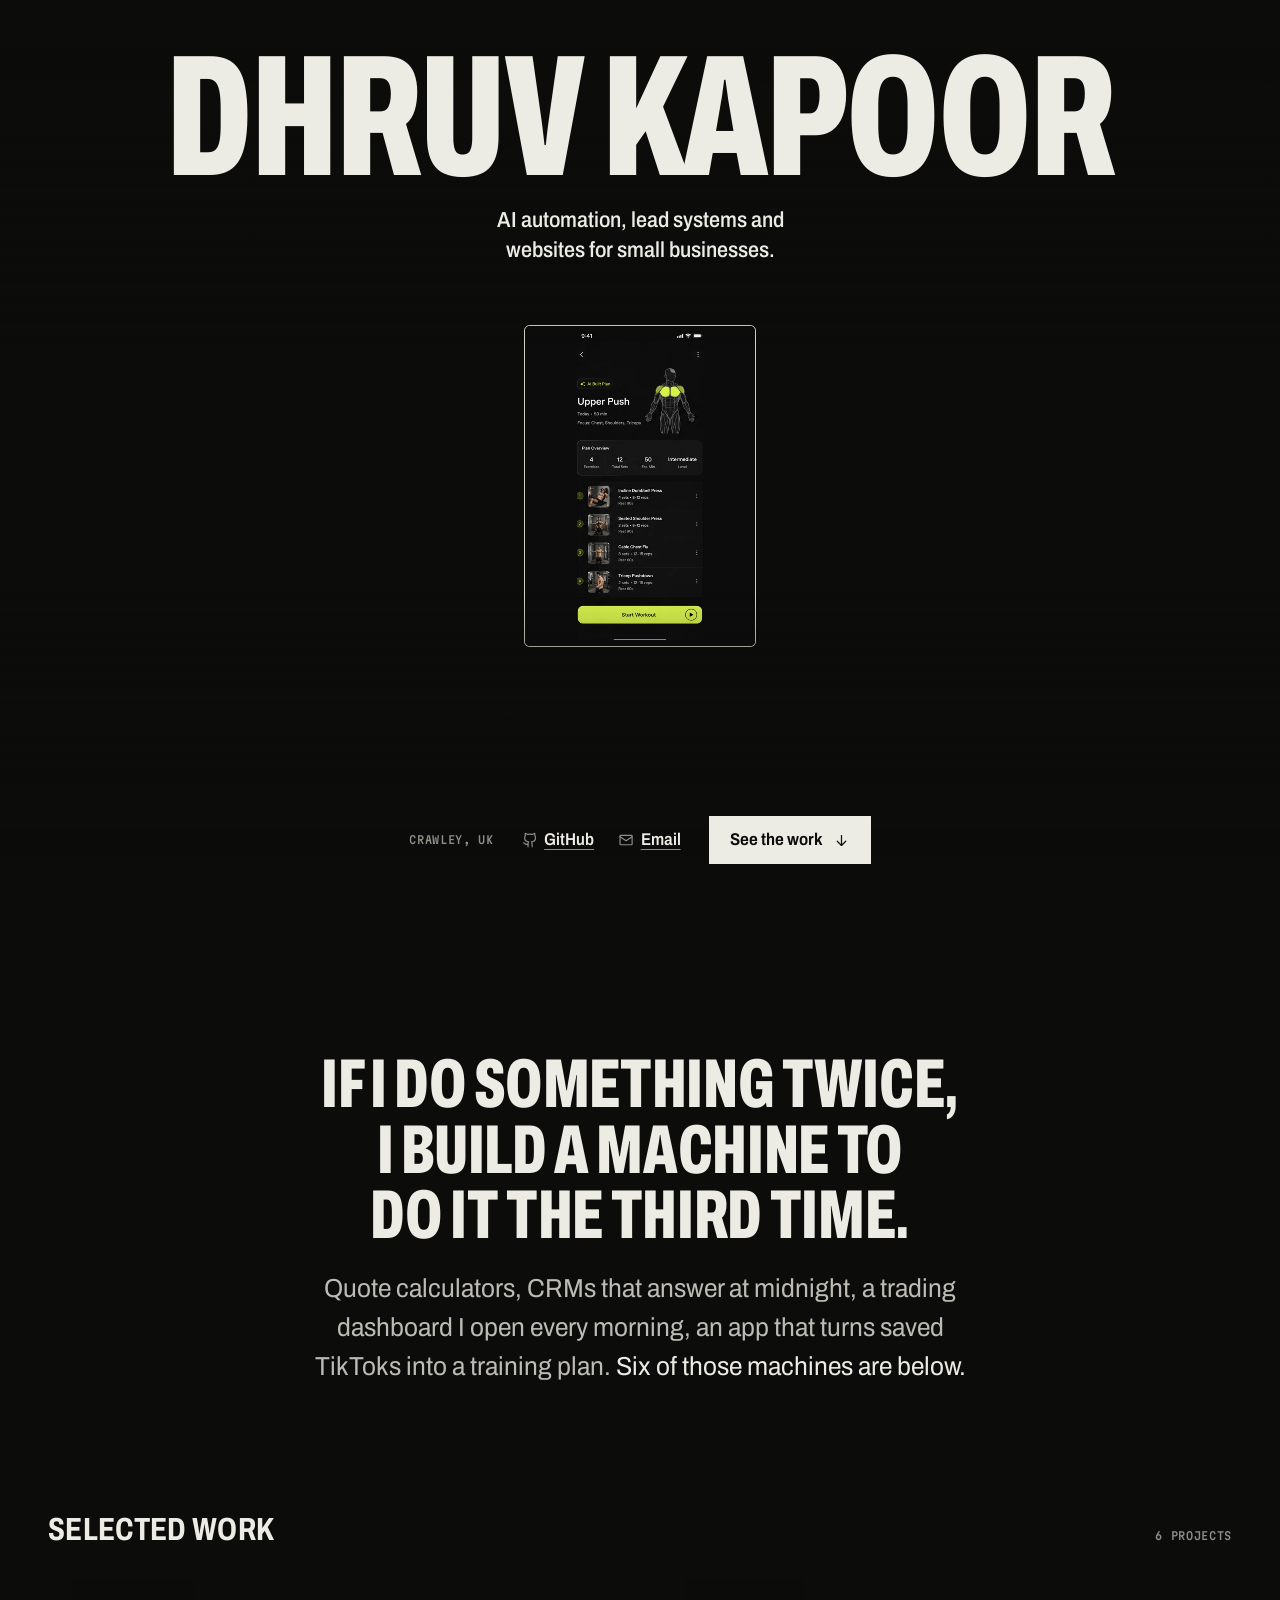
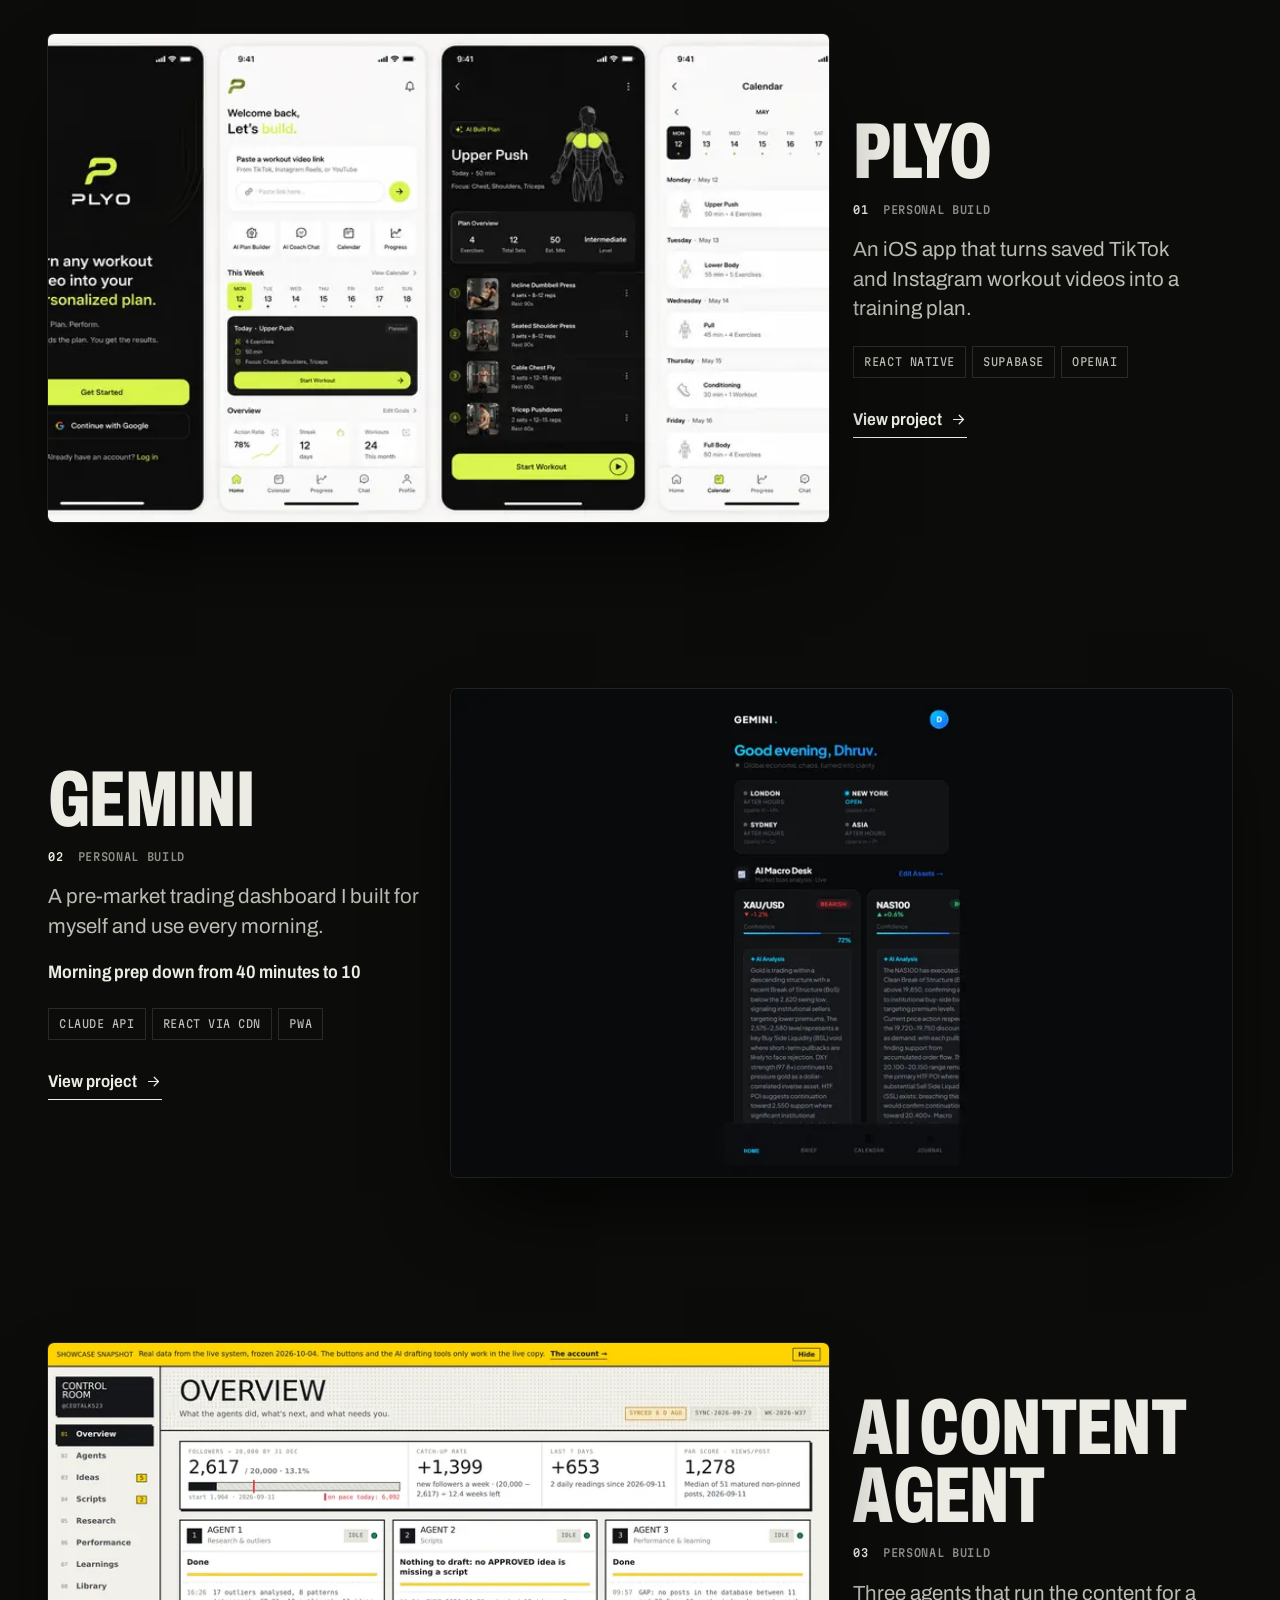
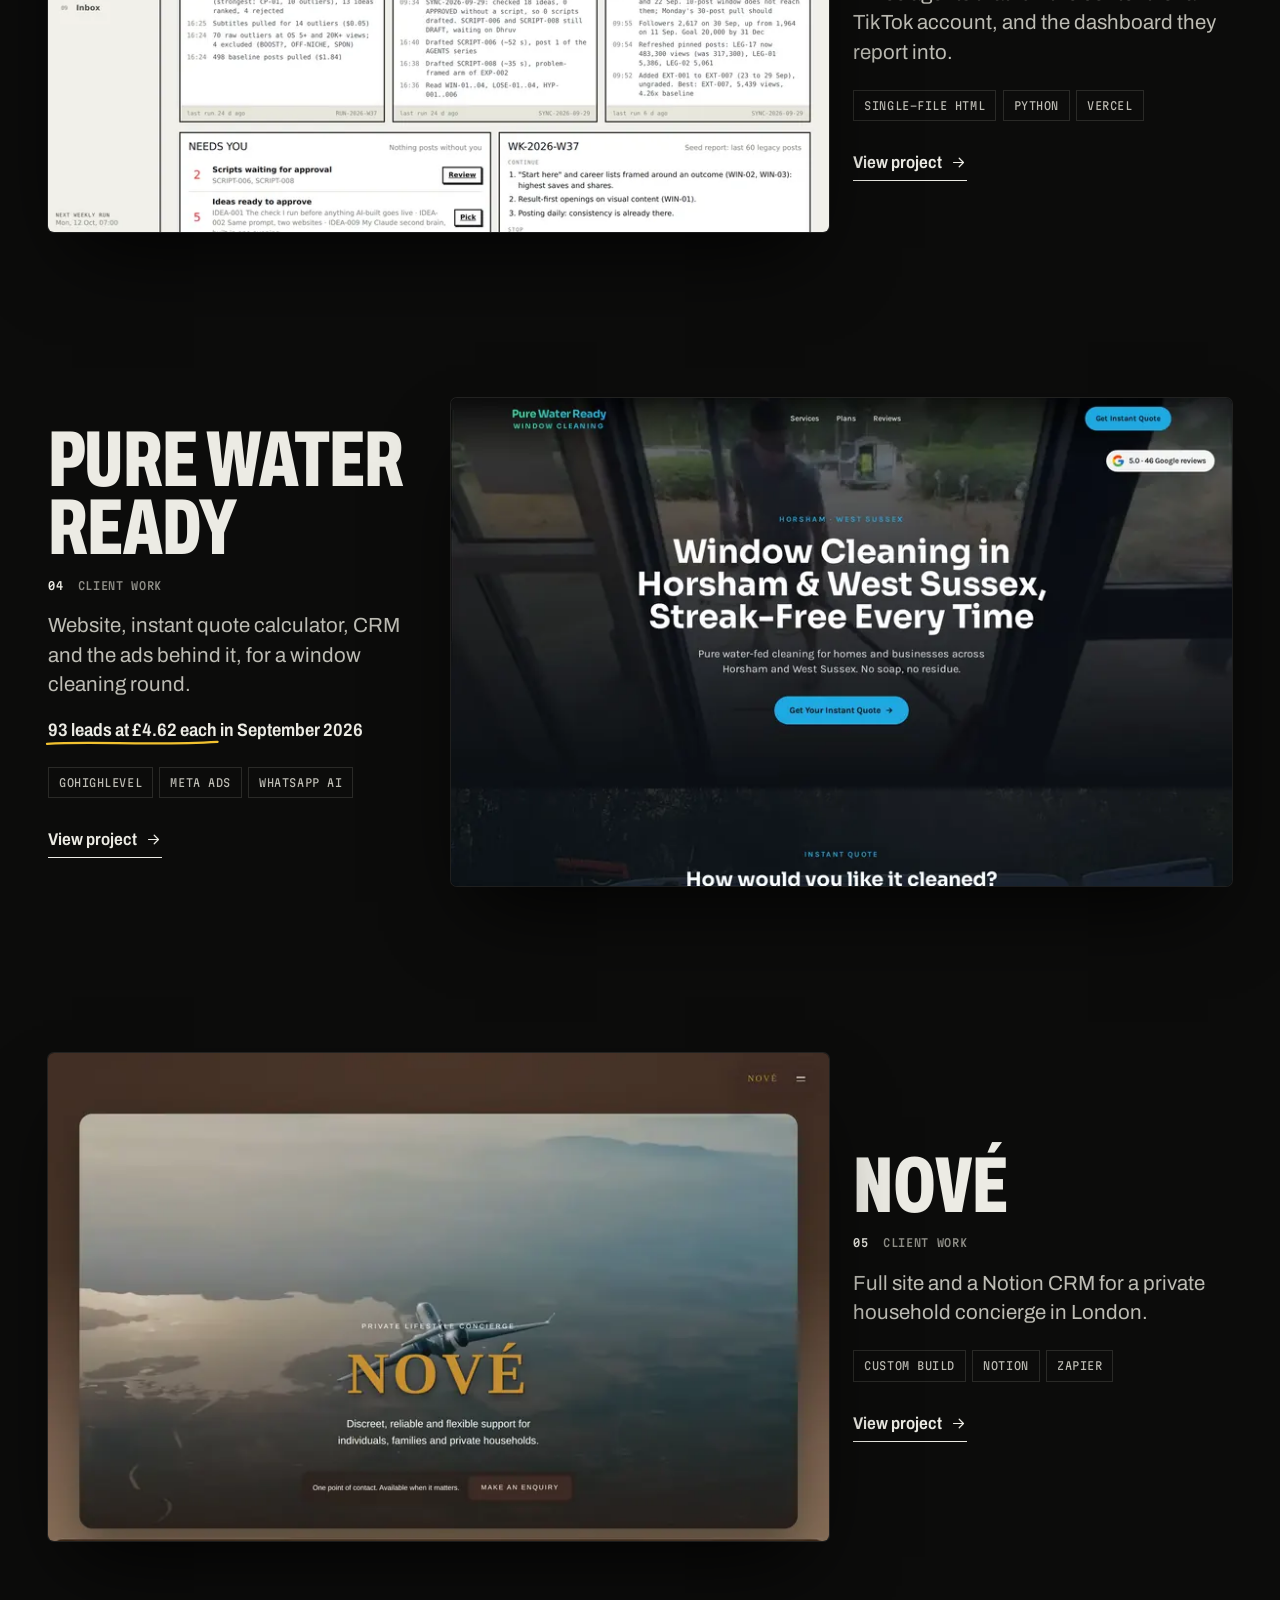
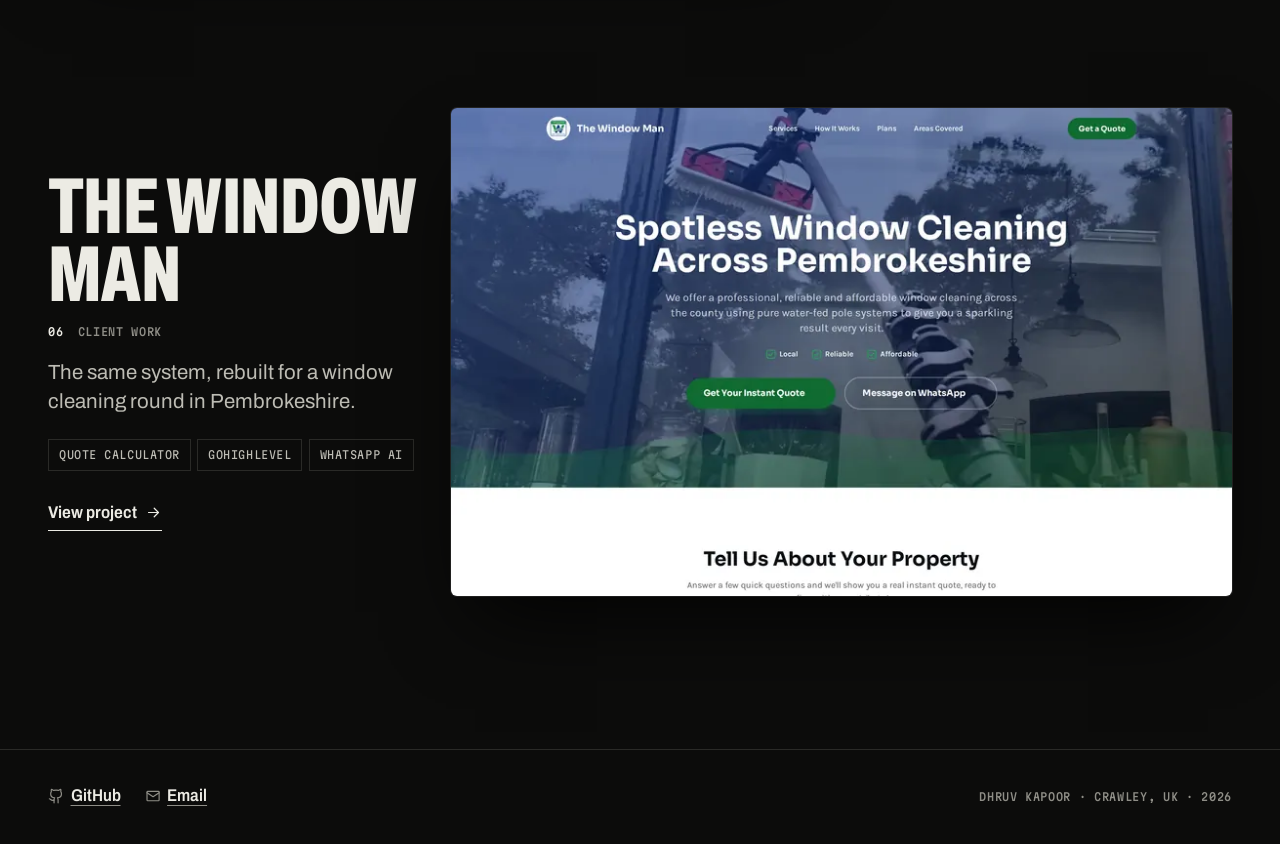
<file: index.html>
<!doctype html>
<html lang="en-GB">
<head>
<meta charset="utf-8">
<meta name="viewport" content="width=device-width, initial-scale=1">
<title>Dhruv Kapoor · AI automation and lead systems</title>
<meta name="description" content="Dhruv Kapoor, Crawley UK. I build AI automation, lead systems and websites for small businesses. Six builds, with real figures where they exist.">
<meta name="theme-color" content="#0c0c0b">
<meta property="og:title" content="Dhruv Kapoor · AI automation and lead systems">
<meta property="og:description" content="Dhruv Kapoor, Crawley UK. I build AI automation, lead systems and websites for small businesses. Six builds, with real figures where they exist.">
<meta property="og:type" content="website">
<link rel="icon" href="favicon.svg" type="image/svg+xml">
<link rel="preload" href="assets/fonts/archivo-var.woff2" as="font" type="font/woff2" crossorigin>
<link rel="stylesheet" href="assets/site.css">
<link rel="stylesheet" href="assets/stream.css">
<script src="assets/site.js" defer></script>
</head>
<body>
<a class="skip" href="#work">Skip to the work</a>
<header class="hero">
  <div class="stream" aria-hidden="true">
    <div class="stream__space">
      <div class="stream__rails">
        <div class="stream__card stream__card--r" style="animation-delay:0.00s"><img src="public/stream/gemini-home.webp" alt="" width="720" height="1000" decoding="async"></div>
        <div class="stream__card stream__card--r" style="animation-delay:-2.00s"><img src="public/stream/02-purewater-3.webp" alt="" width="720" height="1000" decoding="async"></div>
        <div class="stream__card stream__card--r" style="animation-delay:-4.00s"><img src="public/stream/03-nove-1.webp" alt="" width="720" height="1000" decoding="async"></div>
        <div class="stream__card stream__card--r" style="animation-delay:-6.00s"><img src="public/stream/plyo-1.webp" alt="" width="720" height="1000" decoding="async"></div>
        <div class="stream__card stream__card--r" style="animation-delay:-8.00s"><img src="public/stream/04-windowman-1.webp" alt="" width="720" height="1000" decoding="async"></div>
        <div class="stream__card stream__card--r" style="animation-delay:-10.00s"><img src="public/stream/05-content-1.webp" alt="" width="720" height="1000" decoding="async"></div>
        <div class="stream__card stream__card--r" style="animation-delay:-12.00s"><img src="public/stream/06-nove-2.webp" alt="" width="720" height="1000" decoding="async"></div>
        <div class="stream__card stream__card--r" style="animation-delay:-14.00s"><img src="public/stream/07-purewater-2.webp" alt="" width="720" height="1000" decoding="async"></div>
        <div class="stream__card stream__card--r" style="animation-delay:-16.00s"><img src="public/stream/08-windowman-2.webp" alt="" width="720" height="1000" decoding="async"></div>
        <div class="stream__card stream__card--r" style="animation-delay:-18.00s"><img src="public/stream/09-content-2.webp" alt="" width="720" height="1000" decoding="async"></div>
        <div class="stream__card stream__card--r" style="animation-delay:-20.00s"><img src="public/stream/10-nove-4.webp" alt="" width="720" height="1000" decoding="async"></div>
        <div class="stream__card stream__card--r" style="animation-delay:-22.00s"><img src="public/stream/11-nove-5.webp" alt="" width="720" height="1000" decoding="async"></div>
        <div class="stream__card stream__card--r" style="animation-delay:-24.00s"><img src="public/stream/plyo-3.webp" alt="" width="720" height="1000" decoding="async"></div>
        <div class="stream__card stream__card--l" style="animation-delay:0.00s"><img src="public/stream/gemini-home.webp" alt="" width="720" height="1000" decoding="async"></div>
        <div class="stream__card stream__card--l" style="animation-delay:-2.00s"><img src="public/stream/02-purewater-3.webp" alt="" width="720" height="1000" decoding="async"></div>
        <div class="stream__card stream__card--l" style="animation-delay:-4.00s"><img src="public/stream/03-nove-1.webp" alt="" width="720" height="1000" decoding="async"></div>
        <div class="stream__card stream__card--l" style="animation-delay:-6.00s"><img src="public/stream/plyo-1.webp" alt="" width="720" height="1000" decoding="async"></div>
        <div class="stream__card stream__card--l" style="animation-delay:-8.00s"><img src="public/stream/04-windowman-1.webp" alt="" width="720" height="1000" decoding="async"></div>
        <div class="stream__card stream__card--l" style="animation-delay:-10.00s"><img src="public/stream/05-content-1.webp" alt="" width="720" height="1000" decoding="async"></div>
        <div class="stream__card stream__card--l" style="animation-delay:-12.00s"><img src="public/stream/06-nove-2.webp" alt="" width="720" height="1000" decoding="async"></div>
        <div class="stream__card stream__card--l" style="animation-delay:-14.00s"><img src="public/stream/07-purewater-2.webp" alt="" width="720" height="1000" decoding="async"></div>
        <div class="stream__card stream__card--l" style="animation-delay:-16.00s"><img src="public/stream/08-windowman-2.webp" alt="" width="720" height="1000" decoding="async"></div>
        <div class="stream__card stream__card--l" style="animation-delay:-18.00s"><img src="public/stream/09-content-2.webp" alt="" width="720" height="1000" decoding="async"></div>
        <div class="stream__card stream__card--l" style="animation-delay:-20.00s"><img src="public/stream/10-nove-4.webp" alt="" width="720" height="1000" decoding="async"></div>
        <div class="stream__card stream__card--l" style="animation-delay:-22.00s"><img src="public/stream/11-nove-5.webp" alt="" width="720" height="1000" decoding="async"></div>
        <div class="stream__card stream__card--l" style="animation-delay:-24.00s"><img src="public/stream/plyo-3.webp" alt="" width="720" height="1000" decoding="async"></div>
      </div>
    </div>
  </div>
  <div class="hero__scrim" aria-hidden="true"></div>
  <div class="hero__top wrap">
    <h1 class="hero__name">Dhruv Kapoor</h1>
    <p class="hero__role">AI automation, lead systems and websites for small businesses.</p>
  </div>
  <div class="hero__bottom wrap">
    <p class="edge hero__place"><span>Crawley, UK</span></p>
    <ul class="links" role="list">
        <li><a href="https://github.com/ceotrades"><svg class="icon" viewBox="0 0 24 24" aria-hidden="true" focusable="false"><path d="M15 22v-4a4.8 4.8 0 0 0-1-3.5c3 0 6-2 6-5.5.08-1.25-.27-2.48-1-3.5.28-1.15.28-2.35 0-3.5 0 0-1 0-3 1.5-2.64-.5-5.36-.5-8 0C6 2 5 2 5 2c-.3 1.15-.3 2.35 0 3.5A5.4 5.4 0 0 0 4 9c0 3.5 3 5.5 6 5.5-.39.49-.68 1.05-.85 1.65S8.93 17.38 9 18v4"/><path d="M9 18c-4.51 2-5-2-7-2"/></svg>GitHub</a></li>
        <li><a href="mailto:dhruv.kapoorr@hotmail.com"><svg class="icon" viewBox="0 0 24 24" aria-hidden="true" focusable="false"><rect x="3" y="5" width="18" height="14" rx="1"/><path d="m3 7 9 6 9-6"/></svg>Email</a></li>
      </ul>
    <a class="btn btn--solid hero__cta" href="#work">See the work<svg class="icon" viewBox="0 0 24 24" aria-hidden="true" focusable="false"><path d="M12 5v14"/><path d="m6 13 6 6 6-6"/></svg></a>
  </div>
</header>

<div class="wrap intro-row">
  <p class="intro"><span class="intro__lead">If I do something twice, I build a machine to do it the third time.</span> <span class="dim">Quote calculators, CRMs that answer at midnight, a trading dashboard I open every morning, an app that turns saved TikToks into a training plan.</span> Six of those machines are below.</p>
</div>

<main id="main">
  <section class="work" id="work" aria-labelledby="work-title">
    <div class="wrap work__head">
      <h2 class="section-title" id="work-title">Selected work</h2>
      <p class="edge"><span>6 projects</span></p>
    </div>
    <ol class="work__list wrap" role="list">
    <li class="proj">
      <a class="proj__link" href="projects/plyo.html">
        <div class="proj__media">
          <div class="proj__shot shot" data-blank="Screenshot to follow">
            <img src="public/plyo/screenshot.webp" srcset="public/plyo/screenshot-800.webp 800w, public/plyo/screenshot.webp 1600w" sizes="(min-width: 80rem) 50rem, (min-width: 56rem) 62vw, 100vw" alt="Four Plyo screens: sign-in, the home screen with this week's plan, an Upper Push workout with a body map, and the training calendar" width="1600" height="1000" loading="lazy" decoding="async">
          </div>
        </div>
        <div class="proj__text">
          <h3 class="proj__name">Plyo</h3>
          <p class="proj__meta edge"><span class="is-ink">01</span><span>Personal build</span></p>
          <p class="proj__line">An iOS app that turns saved TikTok and Instagram workout videos into a training plan.</p>
          <ul class="proj__tech" role="list"><li>React Native</li><li>Supabase</li><li>OpenAI</li></ul>
          <span class="proj__go">View project<svg class="icon" viewBox="0 0 24 24" aria-hidden="true" focusable="false"><path d="M5 12h14"/><path d="m13 6 6 6-6 6"/></svg></span>
        </div>
      </a>
    </li>
    <li class="proj">
      <a class="proj__link" href="projects/gemini.html">
        <div class="proj__media">
          <div class="proj__shot shot" data-blank="Screenshot to follow">
            <img src="public/gemini/screenshot.webp" srcset="public/gemini/screenshot-800.webp 800w, public/gemini/screenshot.webp 1600w" sizes="(min-width: 80rem) 50rem, (min-width: 56rem) 62vw, 100vw" alt="GEMINI dashboard with news, the economic calendar and the trade journal on one screen" width="1600" height="1000" loading="lazy" decoding="async">
          </div>
        </div>
        <div class="proj__text">
          <h3 class="proj__name">GEMINI</h3>
          <p class="proj__meta edge"><span class="is-ink">02</span><span>Personal build</span></p>
          <p class="proj__line">A pre-market trading dashboard I built for myself and use every morning.</p>
          <p class="proj__result">Morning prep <span class="u">down from 40 minutes to 10</span></p>
          <ul class="proj__tech" role="list"><li>Claude API</li><li>React via CDN</li><li>PWA</li></ul>
          <span class="proj__go">View project<svg class="icon" viewBox="0 0 24 24" aria-hidden="true" focusable="false"><path d="M5 12h14"/><path d="m13 6 6 6-6 6"/></svg></span>
        </div>
      </a>
    </li>
    <li class="proj">
      <a class="proj__link" href="projects/content-agent.html">
        <div class="proj__media">
          <div class="proj__shot shot" data-blank="Screenshot to follow">
            <img src="public/content-agent/screenshot.webp" srcset="public/content-agent/screenshot-800.webp 800w, public/content-agent/screenshot.webp 1600w" sizes="(min-width: 80rem) 50rem, (min-width: 56rem) 62vw, 100vw" alt="Content Control Room overview: follower goal, the status of the three agents and the decisions waiting for review" width="1600" height="1000" loading="lazy" decoding="async">
          </div>
        </div>
        <div class="proj__text">
          <h3 class="proj__name">AI Content Agent</h3>
          <p class="proj__meta edge"><span class="is-ink">03</span><span>Personal build</span></p>
          <p class="proj__line">Three agents that run the content for a TikTok account, and the dashboard they report into.</p>
          <ul class="proj__tech" role="list"><li>Single-file HTML</li><li>Python</li><li>Vercel</li></ul>
          <span class="proj__go">View project<svg class="icon" viewBox="0 0 24 24" aria-hidden="true" focusable="false"><path d="M5 12h14"/><path d="m13 6 6 6-6 6"/></svg></span>
        </div>
      </a>
    </li>
    <li class="proj">
      <a class="proj__link" href="projects/purewater-ready.html">
        <div class="proj__media">
          <div class="proj__shot shot" data-blank="Screenshot to follow">
            <img src="public/purewater-ready/screenshot.webp" srcset="public/purewater-ready/screenshot-800.webp 800w, public/purewater-ready/screenshot.webp 1600w" sizes="(min-width: 80rem) 50rem, (min-width: 56rem) 62vw, 100vw" alt="Pure Water Ready homepage: the headline, an instant quote button and the Google reviews badge" width="1600" height="1000" loading="lazy" decoding="async">
          </div>
        </div>
        <div class="proj__text">
          <h3 class="proj__name">Pure Water Ready</h3>
          <p class="proj__meta edge"><span class="is-ink">04</span><span>Client work</span></p>
          <p class="proj__line">Website, instant quote calculator, CRM and the ads behind it, for a window cleaning round.</p>
          <p class="proj__result"><span class="u">93 leads at £4.62 each</span> in September 2026</p>
          <ul class="proj__tech" role="list"><li>GoHighLevel</li><li>Meta Ads</li><li>WhatsApp AI</li></ul>
          <span class="proj__go">View project<svg class="icon" viewBox="0 0 24 24" aria-hidden="true" focusable="false"><path d="M5 12h14"/><path d="m13 6 6 6-6 6"/></svg></span>
        </div>
      </a>
    </li>
    <li class="proj">
      <a class="proj__link" href="projects/nove.html">
        <div class="proj__media">
          <div class="proj__shot shot" data-blank="Screenshot to follow">
            <img src="public/nove/screenshot.webp" srcset="public/nove/screenshot-800.webp 800w, public/nove/screenshot.webp 1600w" sizes="(min-width: 80rem) 50rem, (min-width: 56rem) 62vw, 100vw" alt="NOVÉ homepage: an aircraft over a coastline behind the NOVÉ wordmark and an enquiry button" width="1600" height="1000" loading="lazy" decoding="async">
          </div>
        </div>
        <div class="proj__text">
          <h3 class="proj__name">NOVÉ</h3>
          <p class="proj__meta edge"><span class="is-ink">05</span><span>Client work</span></p>
          <p class="proj__line">Full site and a Notion CRM for a private household concierge in London.</p>
          <ul class="proj__tech" role="list"><li>Custom build</li><li>Notion</li><li>Zapier</li></ul>
          <span class="proj__go">View project<svg class="icon" viewBox="0 0 24 24" aria-hidden="true" focusable="false"><path d="M5 12h14"/><path d="m13 6 6 6-6 6"/></svg></span>
        </div>
      </a>
    </li>
    <li class="proj">
      <a class="proj__link" href="projects/the-window-man.html">
        <div class="proj__media">
          <div class="proj__shot shot" data-blank="Screenshot to follow">
            <img src="public/the-window-man/screenshot.webp" srcset="public/the-window-man/screenshot-800.webp 800w, public/the-window-man/screenshot.webp 1600w" sizes="(min-width: 80rem) 50rem, (min-width: 56rem) 62vw, 100vw" alt="The Window Man homepage with buttons for an instant quote and for WhatsApp" width="1600" height="1000" loading="lazy" decoding="async">
          </div>
        </div>
        <div class="proj__text">
          <h3 class="proj__name">The Window Man</h3>
          <p class="proj__meta edge"><span class="is-ink">06</span><span>Client work</span></p>
          <p class="proj__line">The same system, rebuilt for a window cleaning round in Pembrokeshire.</p>
          <ul class="proj__tech" role="list"><li>Quote calculator</li><li>GoHighLevel</li><li>WhatsApp AI</li></ul>
          <span class="proj__go">View project<svg class="icon" viewBox="0 0 24 24" aria-hidden="true" focusable="false"><path d="M5 12h14"/><path d="m13 6 6 6-6 6"/></svg></span>
        </div>
      </a>
    </li>
    </ol>
  </section>

</main>

<footer class="foot">
  <div class="wrap">
    <div class="foot__row">
      <ul class="links" role="list">
        <li><a href="https://github.com/ceotrades"><svg class="icon" viewBox="0 0 24 24" aria-hidden="true" focusable="false"><path d="M15 22v-4a4.8 4.8 0 0 0-1-3.5c3 0 6-2 6-5.5.08-1.25-.27-2.48-1-3.5.28-1.15.28-2.35 0-3.5 0 0-1 0-3 1.5-2.64-.5-5.36-.5-8 0C6 2 5 2 5 2c-.3 1.15-.3 2.35 0 3.5A5.4 5.4 0 0 0 4 9c0 3.5 3 5.5 6 5.5-.39.49-.68 1.05-.85 1.65S8.93 17.38 9 18v4"/><path d="M9 18c-4.51 2-5-2-7-2"/></svg>GitHub</a></li>
        <li><a href="mailto:dhruv.kapoorr@hotmail.com"><svg class="icon" viewBox="0 0 24 24" aria-hidden="true" focusable="false"><rect x="3" y="5" width="18" height="14" rx="1"/><path d="m3 7 9 6 9-6"/></svg>Email</a></li>
      </ul>
      <p class="edge"><span>Dhruv Kapoor · Crawley, UK · 2026</span></p>
    </div>
  </div>
</footer>
</body>
</html>
</file>
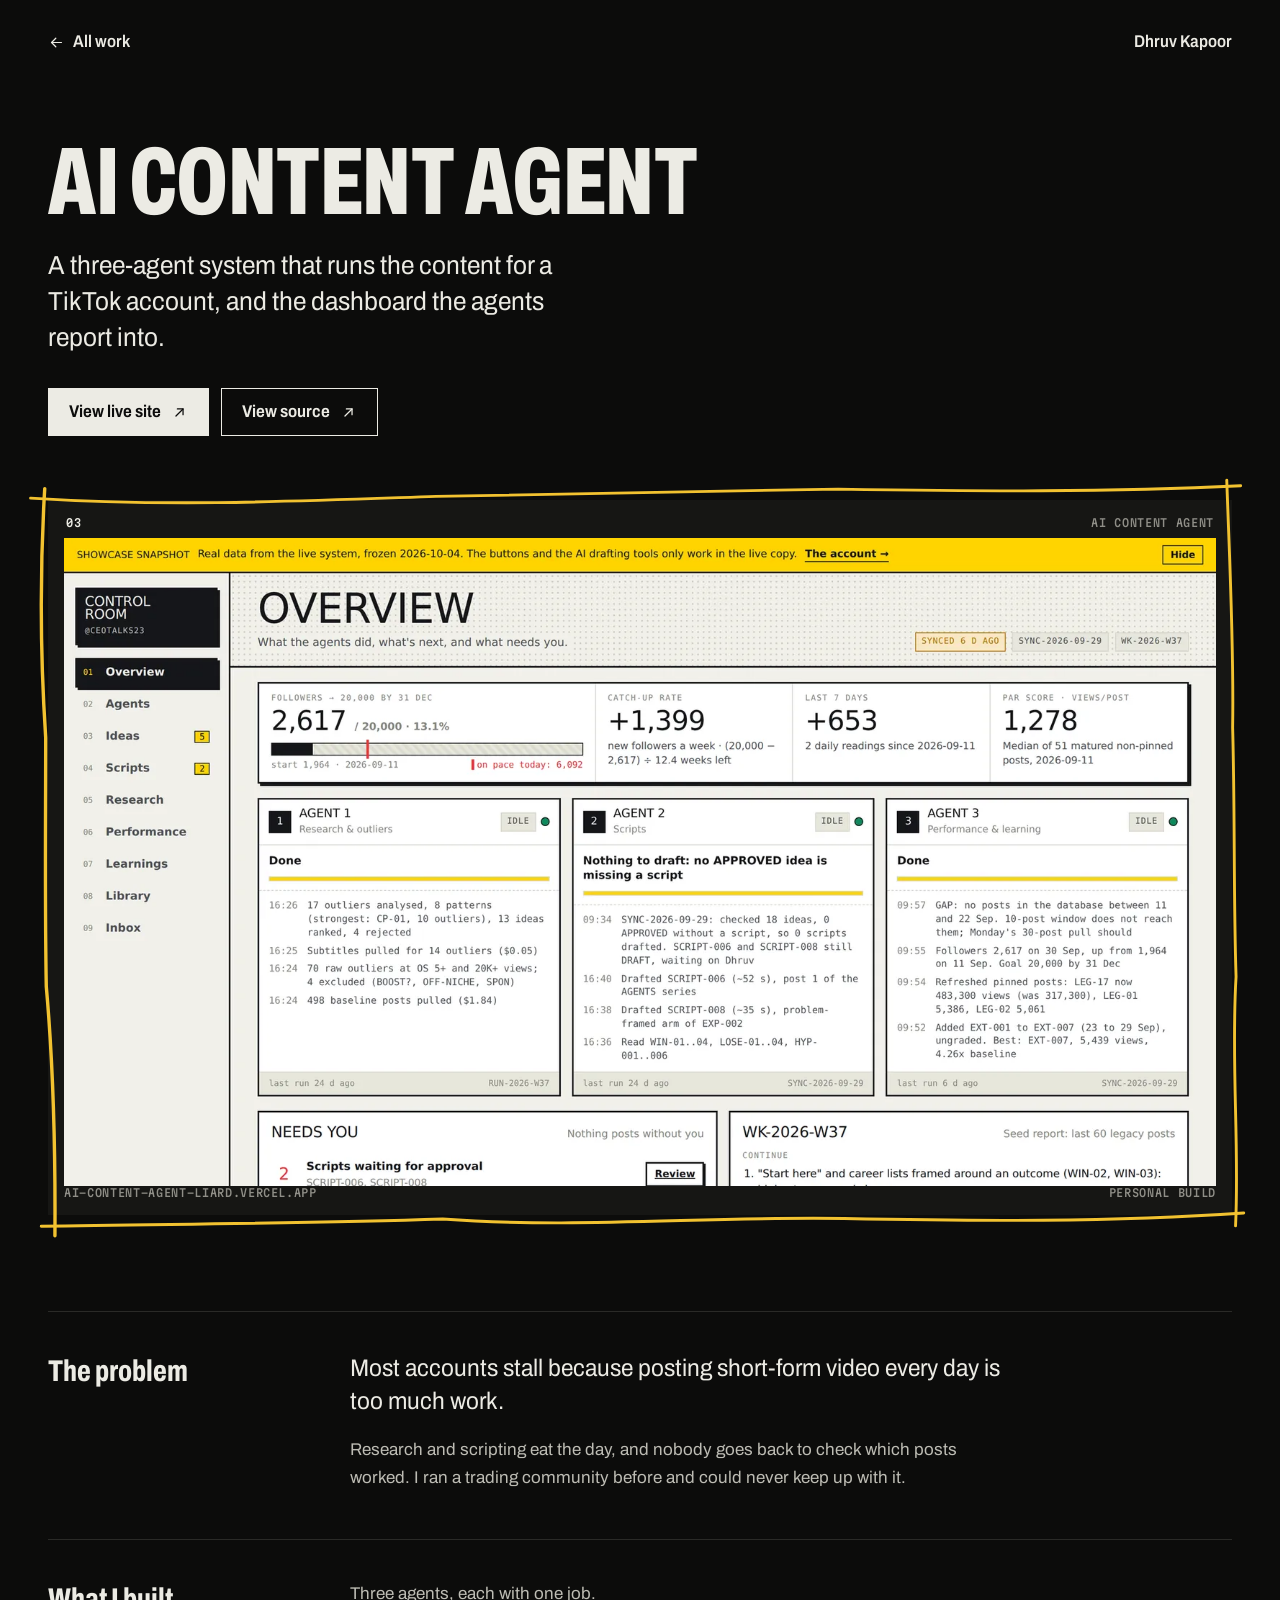
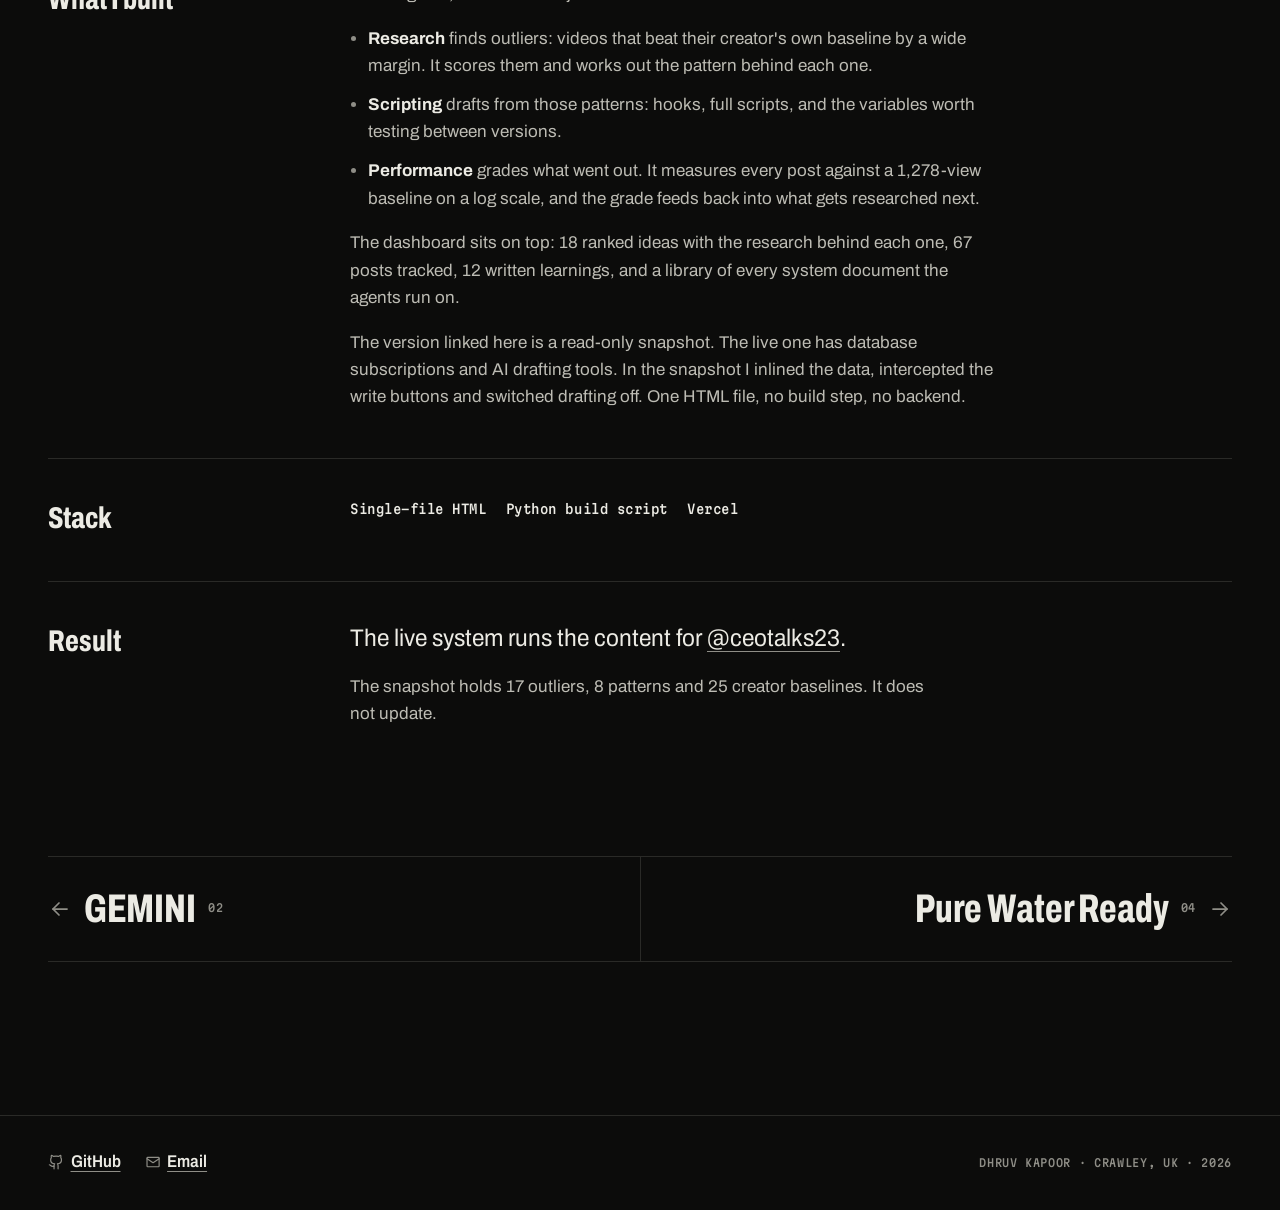
<file: projects/content-agent.html>
<!doctype html>
<html lang="en-GB">
<head>
<meta charset="utf-8">
<meta name="viewport" content="width=device-width, initial-scale=1">
<title>AI Content Agent · Dhruv Kapoor</title>
<meta name="description" content="A three-agent system that runs the content for a TikTok account, and the dashboard the agents report into.">
<meta name="theme-color" content="#0c0c0b">
<meta property="og:title" content="AI Content Agent · Dhruv Kapoor">
<meta property="og:description" content="A three-agent system that runs the content for a TikTok account, and the dashboard the agents report into.">
<meta property="og:type" content="website">
<link rel="icon" href="../favicon.svg" type="image/svg+xml">
<link rel="preload" href="../assets/fonts/archivo-var.woff2" as="font" type="font/woff2" crossorigin>
<link rel="stylesheet" href="../assets/site.css">
<script src="../assets/site.js" defer></script>
</head>
<body>
<a class="skip" href="#main">Skip to content</a>
<nav class="wrap topbar" aria-label="Site">
  <a href="../index.html"><svg class="icon" viewBox="0 0 24 24" aria-hidden="true" focusable="false"><path d="M19 12H5"/><path d="m11 6-6 6 6 6"/></svg>All work</a>
  <a href="../index.html">Dhruv Kapoor</a>
</nav>

<main id="main">
  <header class="wrap p-head">
    <h1 class="p-title">AI Content Agent</h1>
    <p class="p-summary">A three-agent system that runs the content for a TikTok account, and the dashboard the agents report into.</p>
    <div class="p-meta">
      <div class="actions">
        <a class="btn btn--solid" href="https://ai-content-agent-liard.vercel.app/">View live site<svg class="icon" viewBox="0 0 24 24" aria-hidden="true" focusable="false"><path d="M7 17 17 7"/><path d="M9 7h8v8"/></svg></a>
        <a class="btn" href="https://github.com/ceotrades/ai-content-agent">View source<svg class="icon" viewBox="0 0 24 24" aria-hidden="true" focusable="false"><path d="M7 17 17 7"/><path d="M9 7h8v8"/></svg></a>
      </div>
    </div>
  </header>

  <figure class="wrap print">
    <div class="neg">
      <p class="edge"><span class="is-ink">03</span><span>AI Content Agent</span></p>
      <div class="shot" data-blank="Screenshot to follow">
          <img src="../public/content-agent/screenshot.webp" srcset="../public/content-agent/screenshot-800.webp 800w, ../public/content-agent/screenshot.webp 1600w" sizes="(min-width: 80rem) 76rem, 100vw" alt="Content Control Room overview: follower goal, the status of the three agents and the decisions waiting for review" width="1600" height="1000" fetchpriority="high" decoding="async">
        </div>
      <p class="edge"><span class="edge-domain">ai-content-agent-liard.vercel.app</span><span>Personal build</span></p>
    </div>
  </figure>

  <article class="wrap story">
    <section aria-labelledby="problem">
      <h2 id="problem">The problem</h2>
      <div class="prose">
      <p class="lead">Most accounts stall because posting short-form video every day is too much work.</p>
      <p>Research and scripting eat the day, and nobody goes back to check which posts worked. I ran a trading community before and could never keep up with it.</p>
      </div>
    </section>
    <section aria-labelledby="built">
      <h2 id="built">What I built</h2>
      <div class="prose">
      <p>Three agents, each with one job.</p>
      <ul>
        <li><strong>Research</strong> finds outliers: videos that beat their creator's own baseline by a wide margin. It scores them and works out the pattern behind each one.</li>
        <li><strong>Scripting</strong> drafts from those patterns: hooks, full scripts, and the variables worth testing between versions.</li>
        <li><strong>Performance</strong> grades what went out. It measures every post against a 1,278-view baseline on a log scale, and the grade feeds back into what gets researched next.</li>
      </ul>
      <p>The dashboard sits on top: 18 ranked ideas with the research behind each one, 67 posts tracked, 12 written learnings, and a library of every system document the agents run on.</p>
      <p>The version linked here is a read-only snapshot. The live one has database subscriptions and AI drafting tools. In the snapshot I inlined the data, intercepted the write buttons and switched drafting off. One HTML file, no build step, no backend.</p>
      </div>
    </section>
    <section aria-labelledby="stack">
      <h2 id="stack">Stack</h2>
      <div class="prose">
        <ul class="stack" role="list">
          <li>Single-file HTML</li>
          <li>Python build script</li>
          <li>Vercel</li>
        </ul>
      </div>
    </section>
    <section aria-labelledby="result">
      <h2 id="result">Result</h2>
      <div class="prose">
      <p class="lead">The live system runs the content for <a href="https://www.tiktok.com/@ceotalks23">@ceotalks23</a>.</p>
      <p>The snapshot holds 17 outliers, 8 patterns and 25 creator baselines. It does not update.</p>
      </div>
    </section>
  </article>

  <nav class="wrap" aria-label="More work">
    <div class="pager">
      <a href="../projects/gemini.html" aria-label="Previous project: GEMINI"><svg class="icon" viewBox="0 0 24 24" aria-hidden="true" focusable="false"><path d="M19 12H5"/><path d="m11 6-6 6 6 6"/></svg><strong>GEMINI</strong><span class="edge">02</span></a>
      <a href="../projects/purewater-ready.html" aria-label="Next project: Pure Water Ready"><strong>Pure Water Ready</strong><span class="edge">04</span><svg class="icon" viewBox="0 0 24 24" aria-hidden="true" focusable="false"><path d="M5 12h14"/><path d="m13 6 6 6-6 6"/></svg></a>
    </div>
  </nav>
</main>

<footer class="foot">
  <div class="wrap">
    <div class="foot__row">
      <ul class="links" role="list">
        <li><a href="https://github.com/ceotrades"><svg class="icon" viewBox="0 0 24 24" aria-hidden="true" focusable="false"><path d="M15 22v-4a4.8 4.8 0 0 0-1-3.5c3 0 6-2 6-5.5.08-1.25-.27-2.48-1-3.5.28-1.15.28-2.35 0-3.5 0 0-1 0-3 1.5-2.64-.5-5.36-.5-8 0C6 2 5 2 5 2c-.3 1.15-.3 2.35 0 3.5A5.4 5.4 0 0 0 4 9c0 3.5 3 5.5 6 5.5-.39.49-.68 1.05-.85 1.65S8.93 17.38 9 18v4"/><path d="M9 18c-4.51 2-5-2-7-2"/></svg>GitHub</a></li>
        <li><a href="mailto:dhruv.kapoorr@hotmail.com"><svg class="icon" viewBox="0 0 24 24" aria-hidden="true" focusable="false"><rect x="3" y="5" width="18" height="14" rx="1"/><path d="m3 7 9 6 9-6"/></svg>Email</a></li>
      </ul>
      <p class="edge"><span>Dhruv Kapoor · Crawley, UK · 2026</span></p>
    </div>
  </div>
</footer>
</body>
</html>
</file>
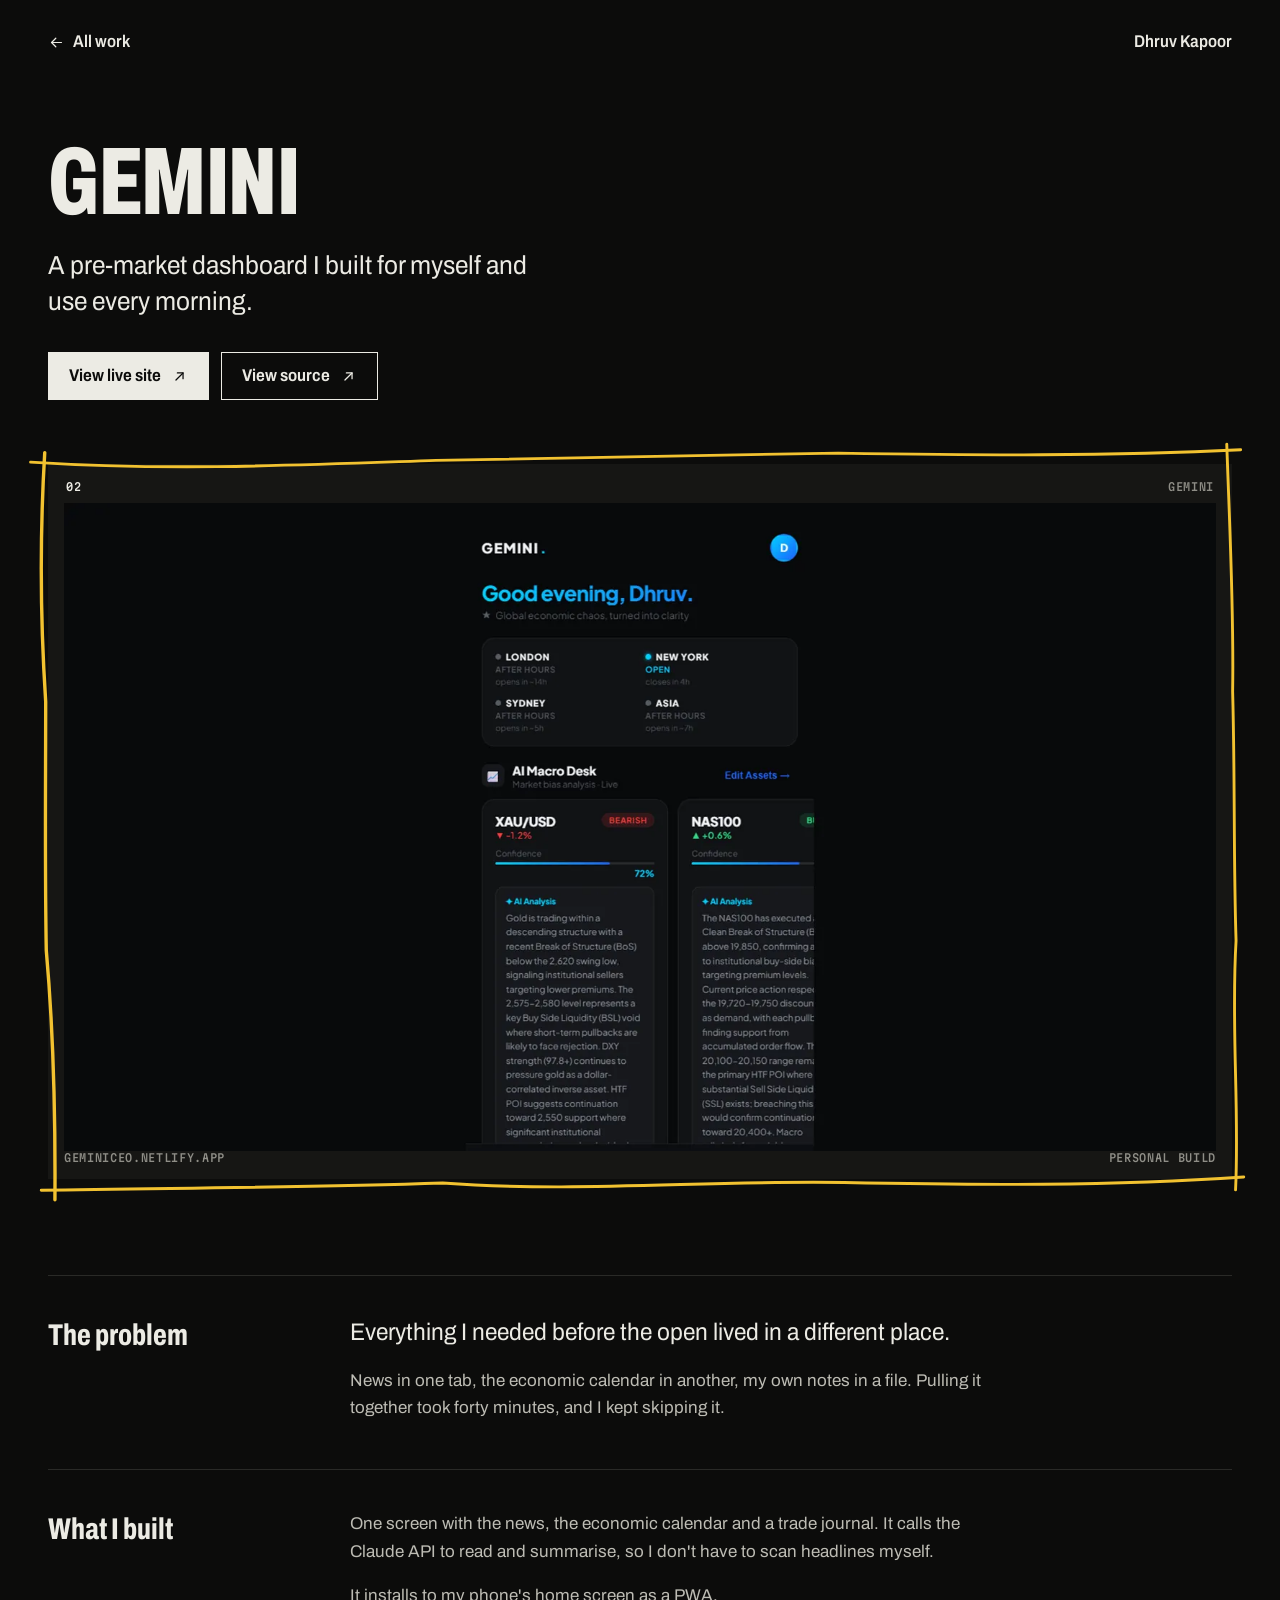
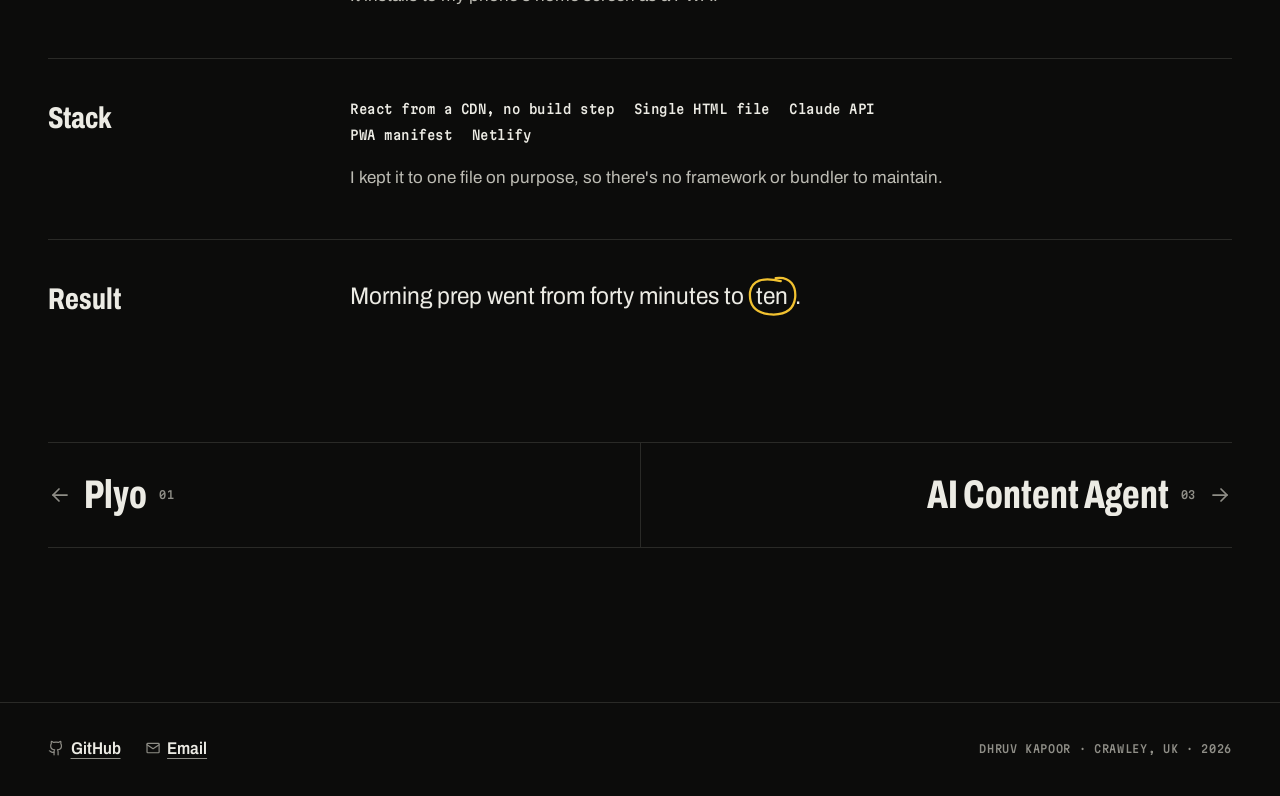
<file: projects/gemini.html>
<!doctype html>
<html lang="en-GB">
<head>
<meta charset="utf-8">
<meta name="viewport" content="width=device-width, initial-scale=1">
<title>GEMINI · Dhruv Kapoor</title>
<meta name="description" content="A pre-market dashboard I built for myself and use every morning.">
<meta name="theme-color" content="#0c0c0b">
<meta property="og:title" content="GEMINI · Dhruv Kapoor">
<meta property="og:description" content="A pre-market dashboard I built for myself and use every morning.">
<meta property="og:type" content="website">
<link rel="icon" href="../favicon.svg" type="image/svg+xml">
<link rel="preload" href="../assets/fonts/archivo-var.woff2" as="font" type="font/woff2" crossorigin>
<link rel="stylesheet" href="../assets/site.css">
<script src="../assets/site.js" defer></script>
</head>
<body>
<a class="skip" href="#main">Skip to content</a>
<nav class="wrap topbar" aria-label="Site">
  <a href="../index.html"><svg class="icon" viewBox="0 0 24 24" aria-hidden="true" focusable="false"><path d="M19 12H5"/><path d="m11 6-6 6 6 6"/></svg>All work</a>
  <a href="../index.html">Dhruv Kapoor</a>
</nav>

<main id="main">
  <header class="wrap p-head">
    <h1 class="p-title">GEMINI</h1>
    <p class="p-summary">A pre-market dashboard I built for myself and use every morning.</p>
    <div class="p-meta">
      <div class="actions">
        <a class="btn btn--solid" href="https://geminiceo.netlify.app/">View live site<svg class="icon" viewBox="0 0 24 24" aria-hidden="true" focusable="false"><path d="M7 17 17 7"/><path d="M9 7h8v8"/></svg></a>
        <a class="btn" href="https://github.com/ceotrades/gemini-trading-dashboard">View source<svg class="icon" viewBox="0 0 24 24" aria-hidden="true" focusable="false"><path d="M7 17 17 7"/><path d="M9 7h8v8"/></svg></a>
      </div>
    </div>
  </header>

  <figure class="wrap print">
    <div class="neg">
      <p class="edge"><span class="is-ink">02</span><span>GEMINI</span></p>
      <div class="shot" data-blank="Screenshot to follow">
          <img src="../public/gemini/screenshot.webp" srcset="../public/gemini/screenshot-800.webp 800w, ../public/gemini/screenshot.webp 1600w" sizes="(min-width: 80rem) 76rem, 100vw" alt="GEMINI dashboard with news, the economic calendar and the trade journal on one screen" width="1600" height="1000" fetchpriority="high" decoding="async">
        </div>
      <p class="edge"><span class="edge-domain">geminiceo.netlify.app</span><span>Personal build</span></p>
    </div>
  </figure>

  <article class="wrap story">
    <section aria-labelledby="problem">
      <h2 id="problem">The problem</h2>
      <div class="prose">
      <p class="lead">Everything I needed before the open lived in a different place.</p>
      <p>News in one tab, the economic calendar in another, my own notes in a file. Pulling it together took forty minutes, and I kept skipping it.</p>
      </div>
    </section>
    <section aria-labelledby="built">
      <h2 id="built">What I built</h2>
      <div class="prose">
      <p>One screen with the news, the economic calendar and a trade journal. It calls the Claude API to read and summarise, so I don't have to scan headlines myself.</p>
      <p>It installs to my phone's home screen as a PWA.</p>
      </div>
    </section>
    <section aria-labelledby="stack">
      <h2 id="stack">Stack</h2>
      <div class="prose">
        <ul class="stack" role="list">
          <li>React from a CDN, no build step</li>
          <li>Single HTML file</li>
          <li>Claude API</li>
          <li>PWA manifest</li>
          <li>Netlify</li>
        </ul>
        <p>I kept it to one file on purpose, so there's no framework or bundler to maintain.</p>
      </div>
    </section>
    <section aria-labelledby="result">
      <h2 id="result">Result</h2>
      <div class="prose">
      <p class="lead">Morning prep went from forty minutes to <span class="o">ten</span>.</p>
      </div>
    </section>
  </article>

  <nav class="wrap" aria-label="More work">
    <div class="pager">
      <a href="../projects/plyo.html" aria-label="Previous project: Plyo"><svg class="icon" viewBox="0 0 24 24" aria-hidden="true" focusable="false"><path d="M19 12H5"/><path d="m11 6-6 6 6 6"/></svg><strong>Plyo</strong><span class="edge">01</span></a>
      <a href="../projects/content-agent.html" aria-label="Next project: AI Content Agent"><strong>AI Content Agent</strong><span class="edge">03</span><svg class="icon" viewBox="0 0 24 24" aria-hidden="true" focusable="false"><path d="M5 12h14"/><path d="m13 6 6 6-6 6"/></svg></a>
    </div>
  </nav>
</main>

<footer class="foot">
  <div class="wrap">
    <div class="foot__row">
      <ul class="links" role="list">
        <li><a href="https://github.com/ceotrades"><svg class="icon" viewBox="0 0 24 24" aria-hidden="true" focusable="false"><path d="M15 22v-4a4.8 4.8 0 0 0-1-3.5c3 0 6-2 6-5.5.08-1.25-.27-2.48-1-3.5.28-1.15.28-2.35 0-3.5 0 0-1 0-3 1.5-2.64-.5-5.36-.5-8 0C6 2 5 2 5 2c-.3 1.15-.3 2.35 0 3.5A5.4 5.4 0 0 0 4 9c0 3.5 3 5.5 6 5.5-.39.49-.68 1.05-.85 1.65S8.93 17.38 9 18v4"/><path d="M9 18c-4.51 2-5-2-7-2"/></svg>GitHub</a></li>
        <li><a href="mailto:dhruv.kapoorr@hotmail.com"><svg class="icon" viewBox="0 0 24 24" aria-hidden="true" focusable="false"><rect x="3" y="5" width="18" height="14" rx="1"/><path d="m3 7 9 6 9-6"/></svg>Email</a></li>
      </ul>
      <p class="edge"><span>Dhruv Kapoor · Crawley, UK · 2026</span></p>
    </div>
  </div>
</footer>
</body>
</html>
</file>
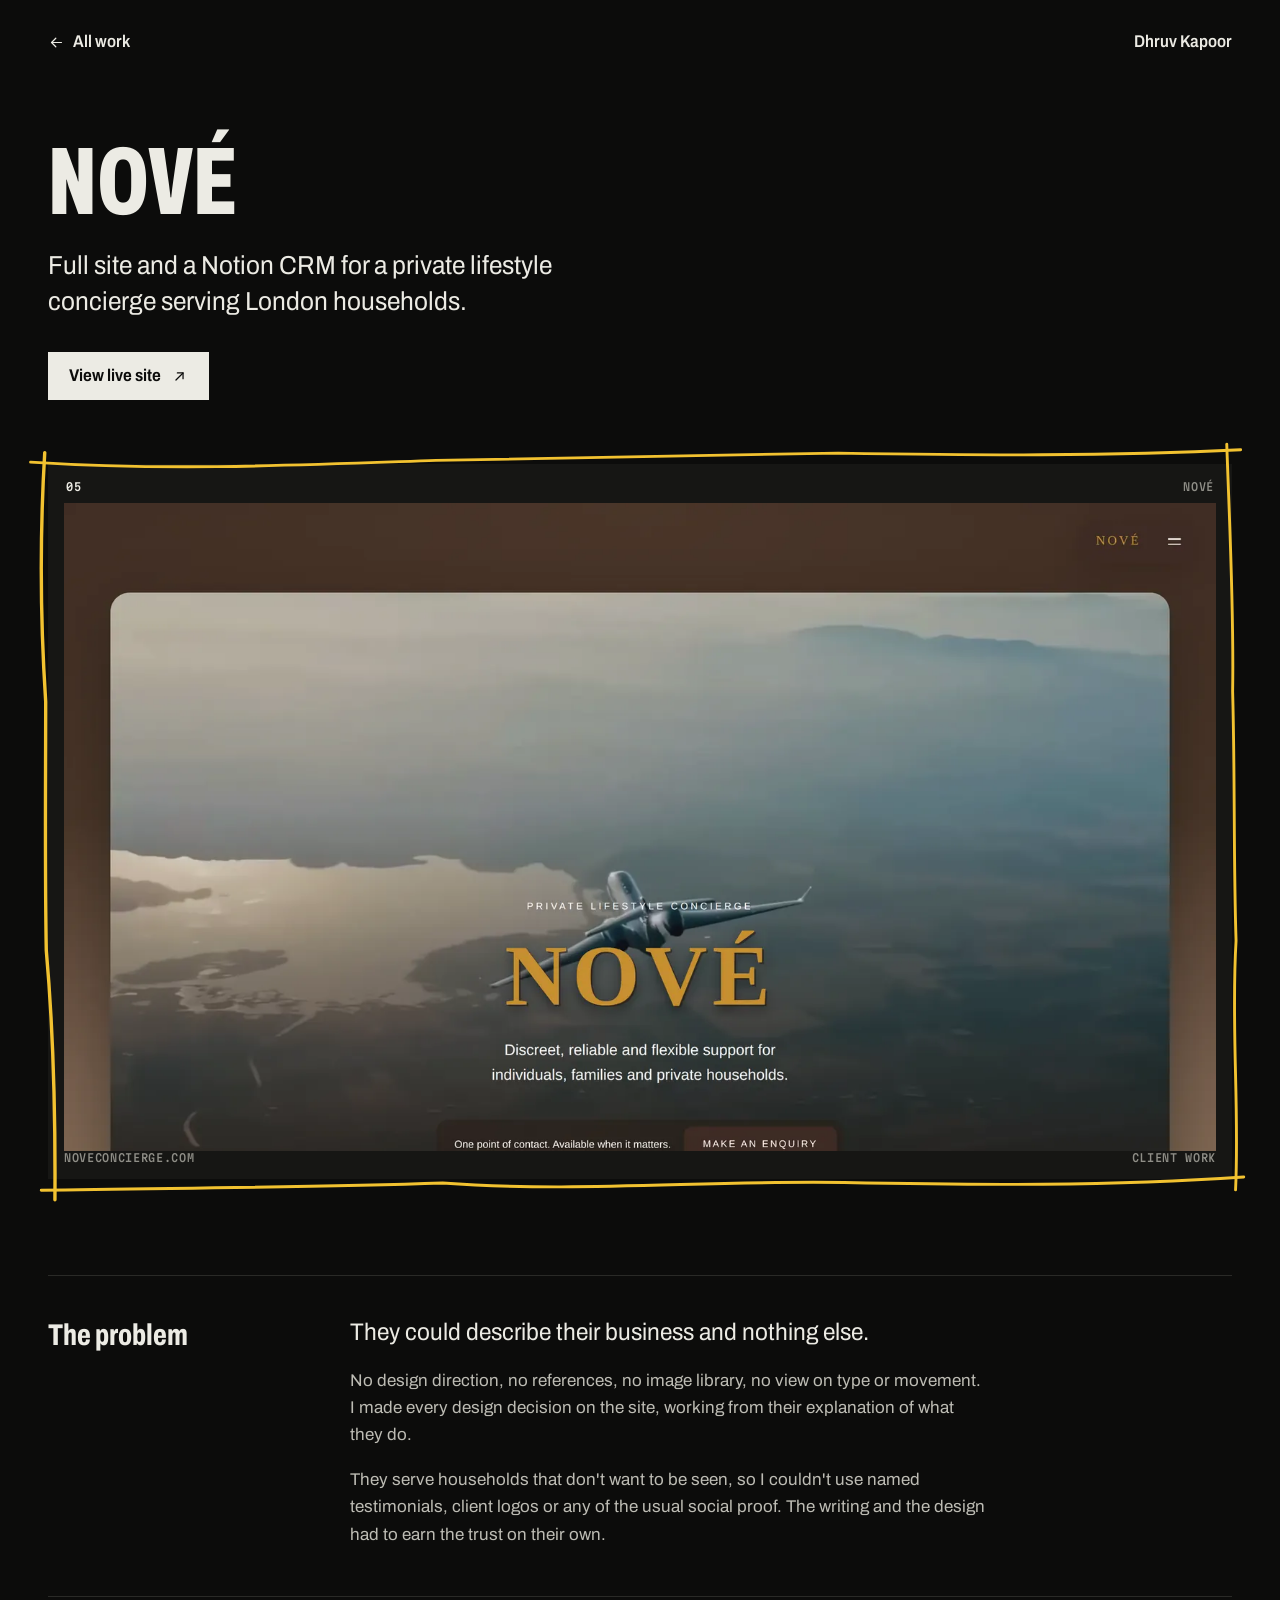
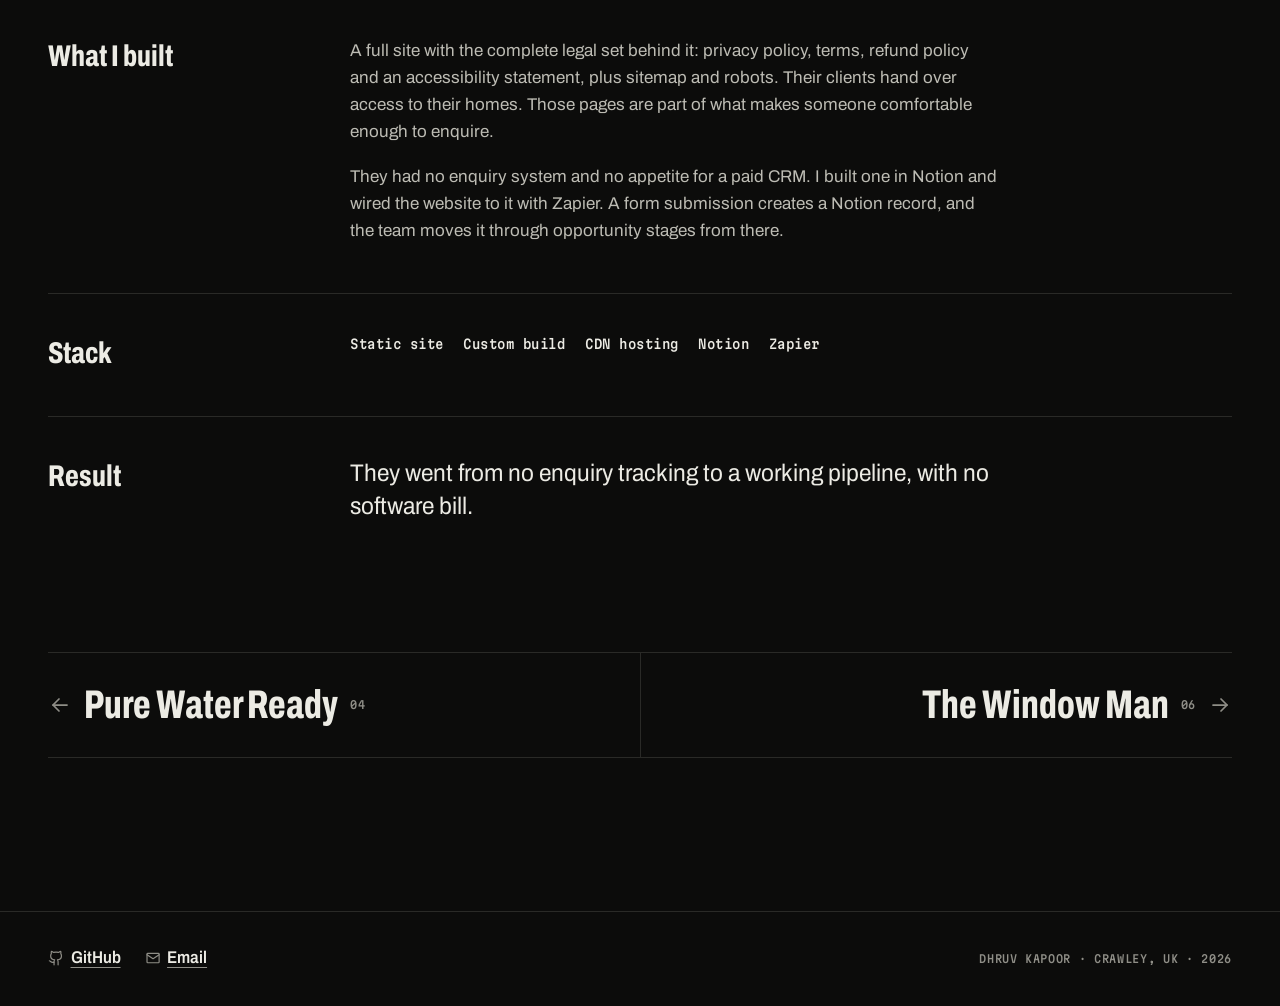
<file: projects/nove.html>
<!doctype html>
<html lang="en-GB">
<head>
<meta charset="utf-8">
<meta name="viewport" content="width=device-width, initial-scale=1">
<title>NOVÉ · Dhruv Kapoor</title>
<meta name="description" content="Full site and a Notion CRM for a private lifestyle concierge serving London households.">
<meta name="theme-color" content="#0c0c0b">
<meta property="og:title" content="NOVÉ · Dhruv Kapoor">
<meta property="og:description" content="Full site and a Notion CRM for a private lifestyle concierge serving London households.">
<meta property="og:type" content="website">
<link rel="icon" href="../favicon.svg" type="image/svg+xml">
<link rel="preload" href="../assets/fonts/archivo-var.woff2" as="font" type="font/woff2" crossorigin>
<link rel="stylesheet" href="../assets/site.css">
<script src="../assets/site.js" defer></script>
</head>
<body>
<a class="skip" href="#main">Skip to content</a>
<nav class="wrap topbar" aria-label="Site">
  <a href="../index.html"><svg class="icon" viewBox="0 0 24 24" aria-hidden="true" focusable="false"><path d="M19 12H5"/><path d="m11 6-6 6 6 6"/></svg>All work</a>
  <a href="../index.html">Dhruv Kapoor</a>
</nav>

<main id="main">
  <header class="wrap p-head">
    <h1 class="p-title">NOVÉ</h1>
    <p class="p-summary">Full site and a Notion CRM for a private lifestyle concierge serving London households.</p>
    <div class="p-meta">
      <div class="actions">
        <a class="btn btn--solid" href="https://www.noveconcierge.com/">View live site<svg class="icon" viewBox="0 0 24 24" aria-hidden="true" focusable="false"><path d="M7 17 17 7"/><path d="M9 7h8v8"/></svg></a>
      </div>
    </div>
  </header>

  <figure class="wrap print">
    <div class="neg">
      <p class="edge"><span class="is-ink">05</span><span>NOVÉ</span></p>
      <div class="shot" data-blank="Screenshot to follow">
          <img src="../public/nove/screenshot.webp" srcset="../public/nove/screenshot-800.webp 800w, ../public/nove/screenshot.webp 1600w" sizes="(min-width: 80rem) 76rem, 100vw" alt="NOVÉ homepage: an aircraft over a coastline behind the NOVÉ wordmark and an enquiry button" width="1600" height="1000" fetchpriority="high" decoding="async">
        </div>
      <p class="edge"><span class="edge-domain">noveconcierge.com</span><span>Client work</span></p>
    </div>
  </figure>

  <article class="wrap story">
    <section aria-labelledby="problem">
      <h2 id="problem">The problem</h2>
      <div class="prose">
      <p class="lead">They could describe their business and nothing else.</p>
      <p>No design direction, no references, no image library, no view on type or movement. I made every design decision on the site, working from their explanation of what they do.</p>
      <p>They serve households that don't want to be seen, so I couldn't use named testimonials, client logos or any of the usual social proof. The writing and the design had to earn the trust on their own.</p>
      </div>
    </section>
    <section aria-labelledby="built">
      <h2 id="built">What I built</h2>
      <div class="prose">
      <p>A full site with the complete legal set behind it: privacy policy, terms, refund policy and an accessibility statement, plus sitemap and robots. Their clients hand over access to their homes. Those pages are part of what makes someone comfortable enough to enquire.</p>
      <p>They had no enquiry system and no appetite for a paid CRM. I built one in Notion and wired the website to it with Zapier. A form submission creates a Notion record, and the team moves it through opportunity stages from there.</p>
      </div>
    </section>
    <section aria-labelledby="stack">
      <h2 id="stack">Stack</h2>
      <div class="prose">
        <ul class="stack" role="list">
          <li>Static site</li>
          <li>Custom build</li>
          <li>CDN hosting</li>
          <li>Notion</li>
          <li>Zapier</li>
        </ul>
      </div>
    </section>
    <section aria-labelledby="result">
      <h2 id="result">Result</h2>
      <div class="prose">
      <p class="lead">They went from no enquiry tracking to a working pipeline, with no software bill.</p>
      </div>
    </section>
  </article>

  <nav class="wrap" aria-label="More work">
    <div class="pager">
      <a href="../projects/purewater-ready.html" aria-label="Previous project: Pure Water Ready"><svg class="icon" viewBox="0 0 24 24" aria-hidden="true" focusable="false"><path d="M19 12H5"/><path d="m11 6-6 6 6 6"/></svg><strong>Pure Water Ready</strong><span class="edge">04</span></a>
      <a href="../projects/the-window-man.html" aria-label="Next project: The Window Man"><strong>The Window Man</strong><span class="edge">06</span><svg class="icon" viewBox="0 0 24 24" aria-hidden="true" focusable="false"><path d="M5 12h14"/><path d="m13 6 6 6-6 6"/></svg></a>
    </div>
  </nav>
</main>

<footer class="foot">
  <div class="wrap">
    <div class="foot__row">
      <ul class="links" role="list">
        <li><a href="https://github.com/ceotrades"><svg class="icon" viewBox="0 0 24 24" aria-hidden="true" focusable="false"><path d="M15 22v-4a4.8 4.8 0 0 0-1-3.5c3 0 6-2 6-5.5.08-1.25-.27-2.48-1-3.5.28-1.15.28-2.35 0-3.5 0 0-1 0-3 1.5-2.64-.5-5.36-.5-8 0C6 2 5 2 5 2c-.3 1.15-.3 2.35 0 3.5A5.4 5.4 0 0 0 4 9c0 3.5 3 5.5 6 5.5-.39.49-.68 1.05-.85 1.65S8.93 17.38 9 18v4"/><path d="M9 18c-4.51 2-5-2-7-2"/></svg>GitHub</a></li>
        <li><a href="mailto:dhruv.kapoorr@hotmail.com"><svg class="icon" viewBox="0 0 24 24" aria-hidden="true" focusable="false"><rect x="3" y="5" width="18" height="14" rx="1"/><path d="m3 7 9 6 9-6"/></svg>Email</a></li>
      </ul>
      <p class="edge"><span>Dhruv Kapoor · Crawley, UK · 2026</span></p>
    </div>
  </div>
</footer>
</body>
</html>
</file>
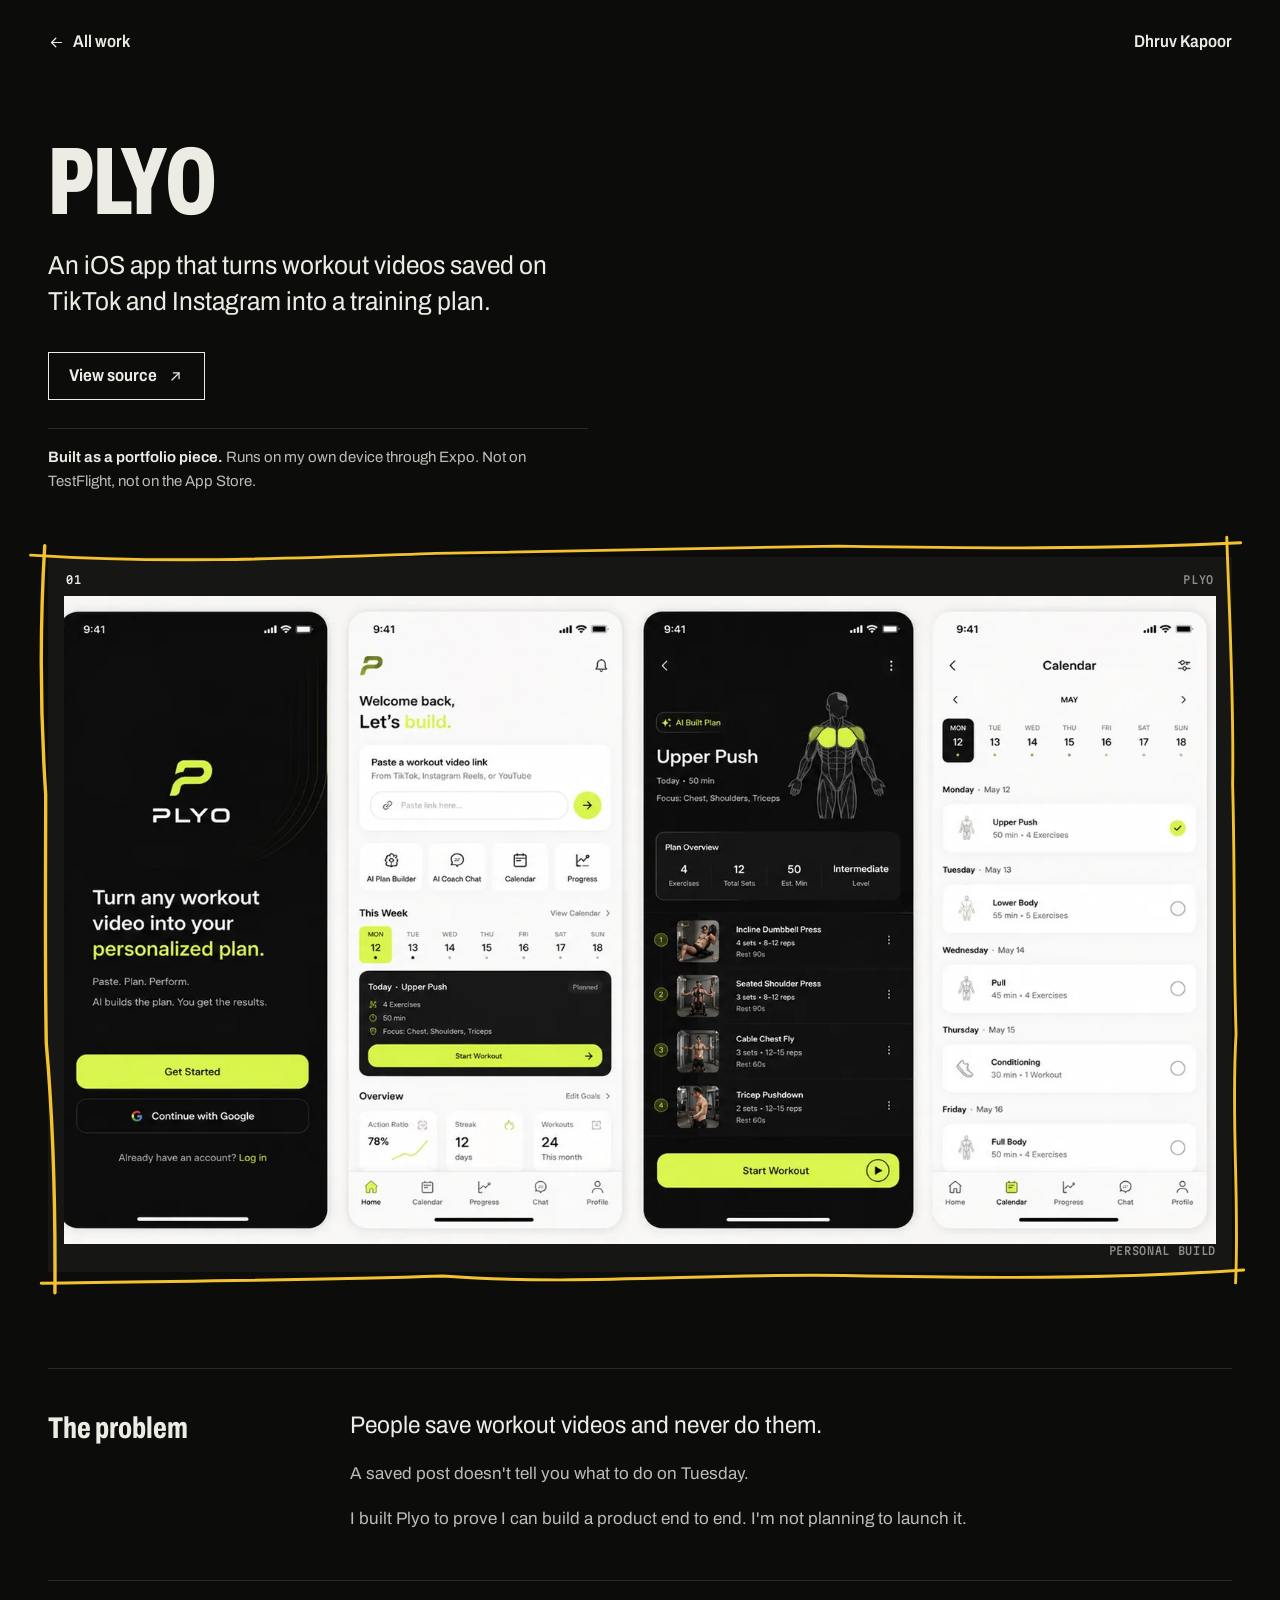
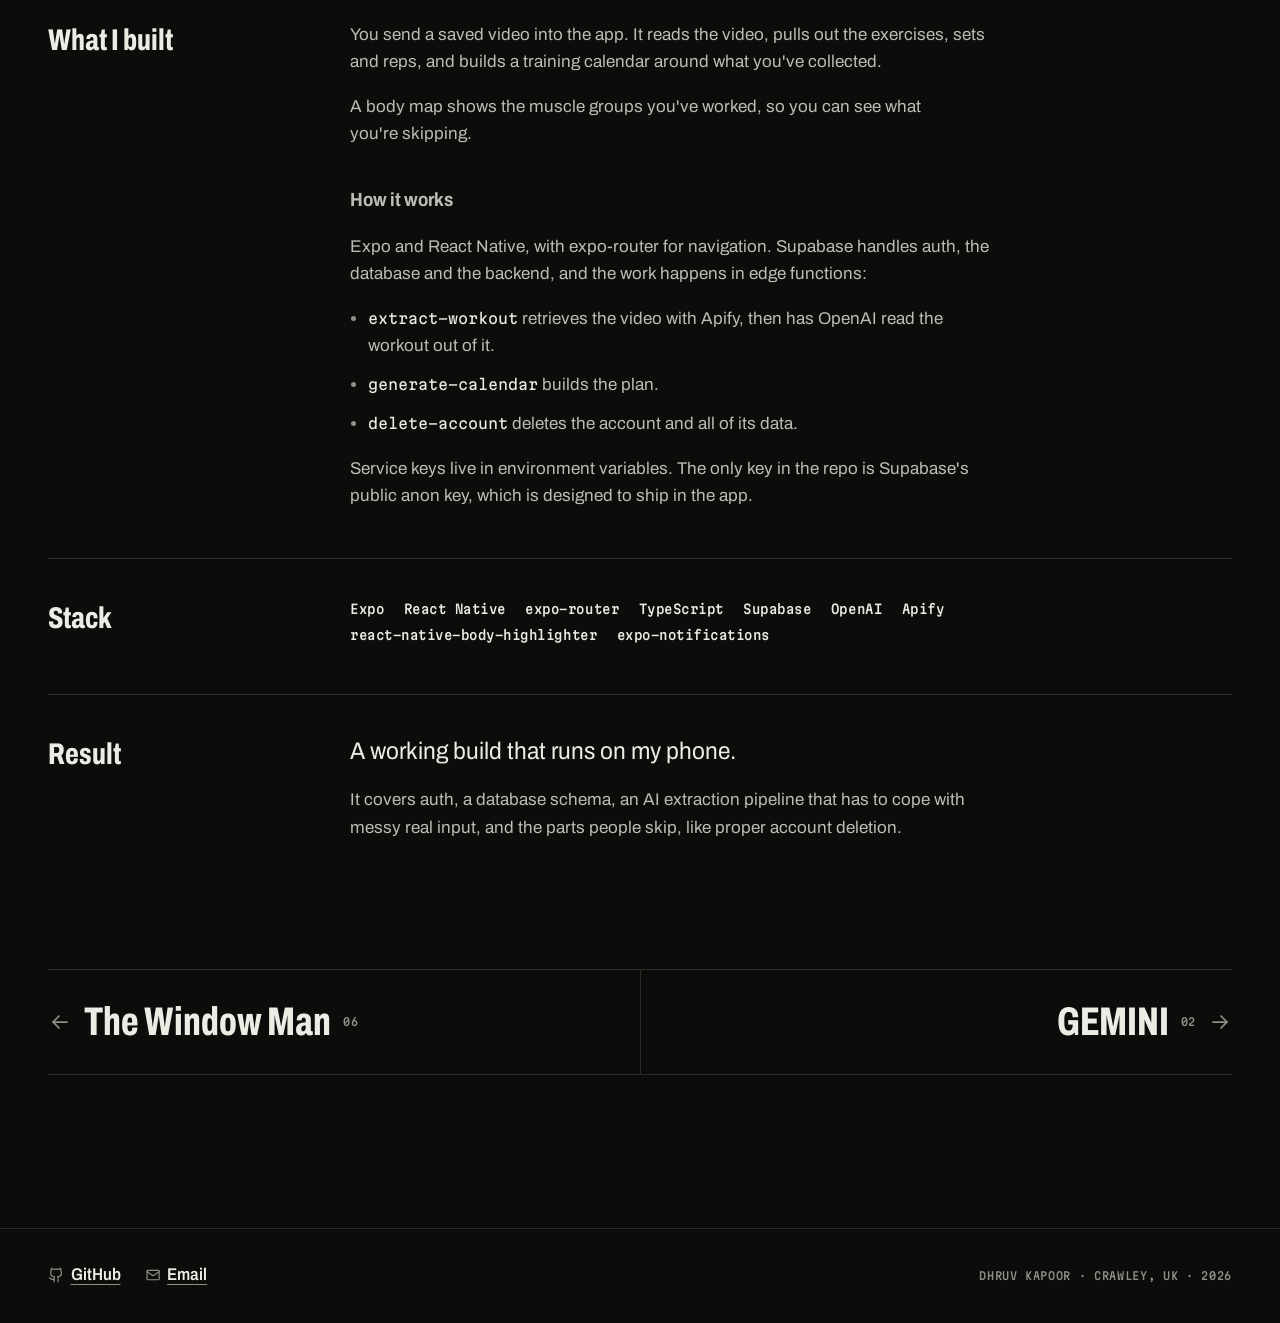
<file: projects/plyo.html>
<!doctype html>
<html lang="en-GB">
<head>
<meta charset="utf-8">
<meta name="viewport" content="width=device-width, initial-scale=1">
<title>Plyo · Dhruv Kapoor</title>
<meta name="description" content="An iOS app that turns workout videos saved on TikTok and Instagram into a training plan.">
<meta name="theme-color" content="#0c0c0b">
<meta property="og:title" content="Plyo · Dhruv Kapoor">
<meta property="og:description" content="An iOS app that turns workout videos saved on TikTok and Instagram into a training plan.">
<meta property="og:type" content="website">
<link rel="icon" href="../favicon.svg" type="image/svg+xml">
<link rel="preload" href="../assets/fonts/archivo-var.woff2" as="font" type="font/woff2" crossorigin>
<link rel="stylesheet" href="../assets/site.css">
<script src="../assets/site.js" defer></script>
</head>
<body>
<a class="skip" href="#main">Skip to content</a>
<nav class="wrap topbar" aria-label="Site">
  <a href="../index.html"><svg class="icon" viewBox="0 0 24 24" aria-hidden="true" focusable="false"><path d="M19 12H5"/><path d="m11 6-6 6 6 6"/></svg>All work</a>
  <a href="../index.html">Dhruv Kapoor</a>
</nav>

<main id="main">
  <header class="wrap p-head">
    <h1 class="p-title">Plyo</h1>
    <p class="p-summary">An iOS app that turns workout videos saved on TikTok and Instagram into a training plan.</p>
    <div class="p-meta">
      <div class="actions">
        <a class="btn" href="https://github.com/ceotrades/plyo">View source<svg class="icon" viewBox="0 0 24 24" aria-hidden="true" focusable="false"><path d="M7 17 17 7"/><path d="M9 7h8v8"/></svg></a>
      </div>
    </div>
    <p class="status"><strong>Built as a portfolio piece.</strong> Runs on my own device through Expo. Not on TestFlight, not on the App Store.</p>
  </header>

  <figure class="wrap print">
    <div class="neg">
      <p class="edge"><span class="is-ink">01</span><span>Plyo</span></p>
      <div class="shot" data-blank="Screenshot to follow">
          <img src="../public/plyo/screenshot.webp" srcset="../public/plyo/screenshot-800.webp 800w, ../public/plyo/screenshot.webp 1600w" sizes="(min-width: 80rem) 76rem, 100vw" alt="Four Plyo screens: sign-in, the home screen with this week's plan, an Upper Push workout with a body map, and the training calendar" width="1600" height="1000" fetchpriority="high" decoding="async">
        </div>
      <p class="edge"><span class="edge-domain"></span><span>Personal build</span></p>
    </div>
  </figure>

  <article class="wrap story">
    <section aria-labelledby="problem">
      <h2 id="problem">The problem</h2>
      <div class="prose">
      <p class="lead">People save workout videos and never do them.</p>
      <p>A saved post doesn't tell you what to do on Tuesday.</p>
      <p>I built Plyo to prove I can build a product end to end. I'm not planning to launch it.</p>
      </div>
    </section>
    <section aria-labelledby="built">
      <h2 id="built">What I built</h2>
      <div class="prose">
      <p>You send a saved video into the app. It reads the video, pulls out the exercises, sets and reps, and builds a training calendar around what you've collected.</p>
      <p>A body map shows the muscle groups you've worked, so you can see what you're skipping.</p>
      <h3>How it works</h3>
      <p>Expo and React Native, with expo-router for navigation. Supabase handles auth, the database and the backend, and the work happens in edge functions:</p>
      <ul>
        <li><code>extract-workout</code> retrieves the video with Apify, then has OpenAI read the workout out of it.</li>
        <li><code>generate-calendar</code> builds the plan.</li>
        <li><code>delete-account</code> deletes the account and all of its data.</li>
      </ul>
      <p>Service keys live in environment variables. The only key in the repo is Supabase's public anon key, which is designed to ship in the app.</p>
      </div>
    </section>
    <section aria-labelledby="stack">
      <h2 id="stack">Stack</h2>
      <div class="prose">
        <ul class="stack" role="list">
          <li>Expo</li>
          <li>React Native</li>
          <li>expo-router</li>
          <li>TypeScript</li>
          <li>Supabase</li>
          <li>OpenAI</li>
          <li>Apify</li>
          <li>react-native-body-highlighter</li>
          <li>expo-notifications</li>
        </ul>
      </div>
    </section>
    <section aria-labelledby="result">
      <h2 id="result">Result</h2>
      <div class="prose">
      <p class="lead">A working build that runs on my phone.</p>
      <p>It covers auth, a database schema, an AI extraction pipeline that has to cope with messy real input, and the parts people skip, like proper account deletion.</p>
      </div>
    </section>
  </article>

  <nav class="wrap" aria-label="More work">
    <div class="pager">
      <a href="../projects/the-window-man.html" aria-label="Previous project: The Window Man"><svg class="icon" viewBox="0 0 24 24" aria-hidden="true" focusable="false"><path d="M19 12H5"/><path d="m11 6-6 6 6 6"/></svg><strong>The Window Man</strong><span class="edge">06</span></a>
      <a href="../projects/gemini.html" aria-label="Next project: GEMINI"><strong>GEMINI</strong><span class="edge">02</span><svg class="icon" viewBox="0 0 24 24" aria-hidden="true" focusable="false"><path d="M5 12h14"/><path d="m13 6 6 6-6 6"/></svg></a>
    </div>
  </nav>
</main>

<footer class="foot">
  <div class="wrap">
    <div class="foot__row">
      <ul class="links" role="list">
        <li><a href="https://github.com/ceotrades"><svg class="icon" viewBox="0 0 24 24" aria-hidden="true" focusable="false"><path d="M15 22v-4a4.8 4.8 0 0 0-1-3.5c3 0 6-2 6-5.5.08-1.25-.27-2.48-1-3.5.28-1.15.28-2.35 0-3.5 0 0-1 0-3 1.5-2.64-.5-5.36-.5-8 0C6 2 5 2 5 2c-.3 1.15-.3 2.35 0 3.5A5.4 5.4 0 0 0 4 9c0 3.5 3 5.5 6 5.5-.39.49-.68 1.05-.85 1.65S8.93 17.38 9 18v4"/><path d="M9 18c-4.51 2-5-2-7-2"/></svg>GitHub</a></li>
        <li><a href="mailto:dhruv.kapoorr@hotmail.com"><svg class="icon" viewBox="0 0 24 24" aria-hidden="true" focusable="false"><rect x="3" y="5" width="18" height="14" rx="1"/><path d="m3 7 9 6 9-6"/></svg>Email</a></li>
      </ul>
      <p class="edge"><span>Dhruv Kapoor · Crawley, UK · 2026</span></p>
    </div>
  </div>
</footer>
</body>
</html>
</file>
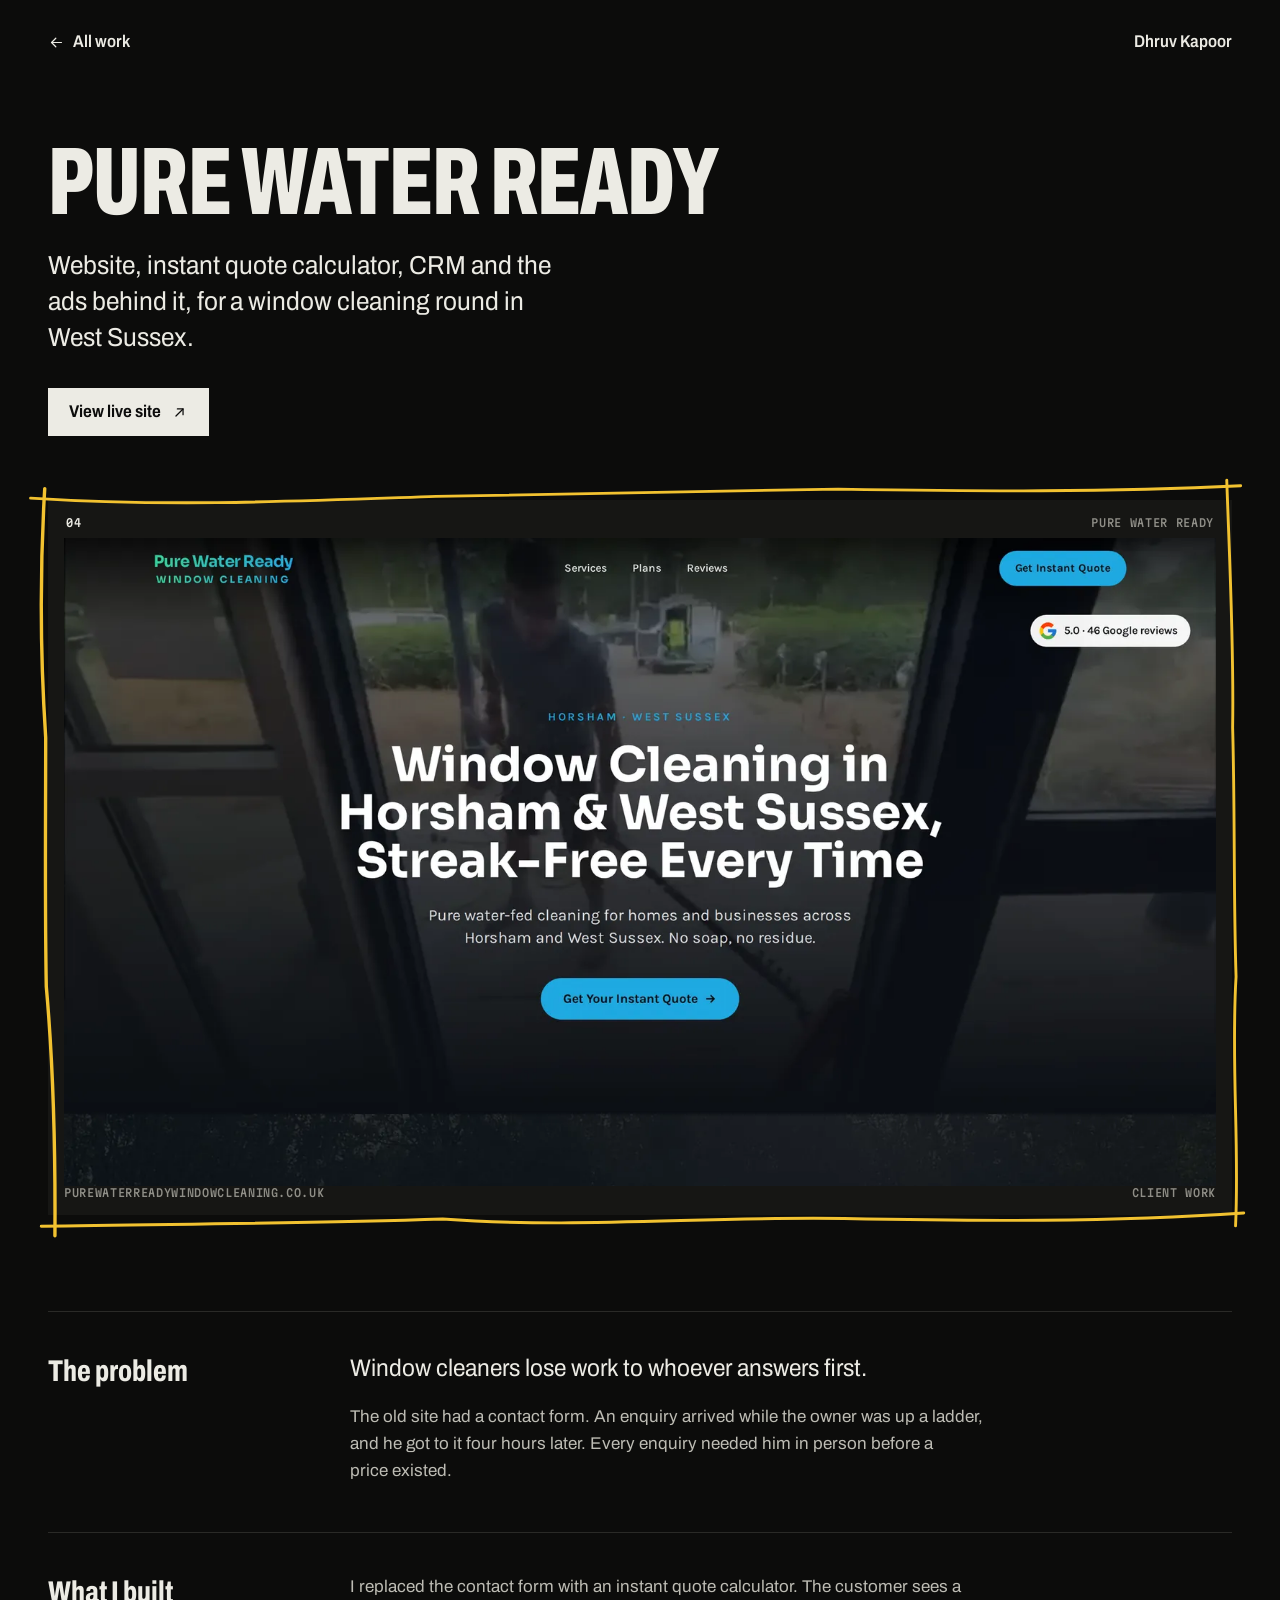
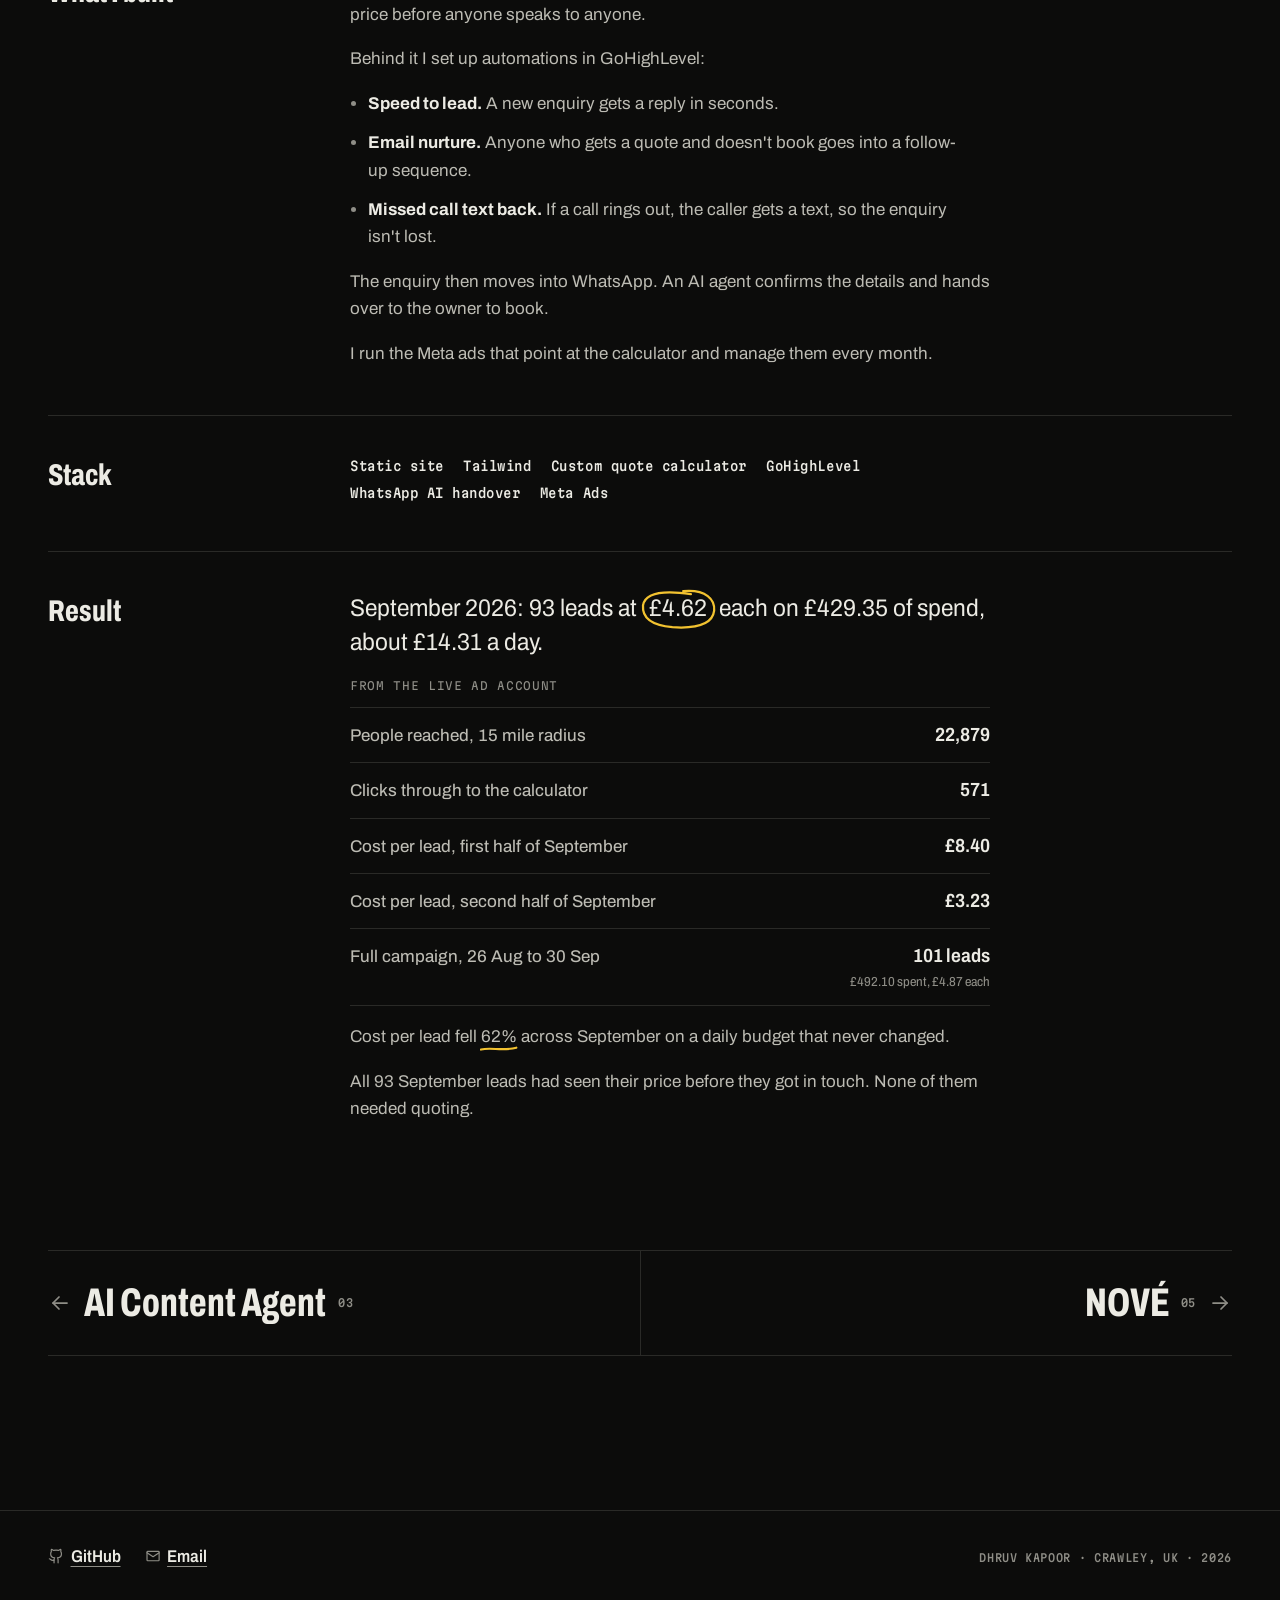
<file: projects/purewater-ready.html>
<!doctype html>
<html lang="en-GB">
<head>
<meta charset="utf-8">
<meta name="viewport" content="width=device-width, initial-scale=1">
<title>Pure Water Ready · Dhruv Kapoor</title>
<meta name="description" content="Website, instant quote calculator, CRM and the ads behind it, for a window cleaning round in West Sussex.">
<meta name="theme-color" content="#0c0c0b">
<meta property="og:title" content="Pure Water Ready · Dhruv Kapoor">
<meta property="og:description" content="Website, instant quote calculator, CRM and the ads behind it, for a window cleaning round in West Sussex.">
<meta property="og:type" content="website">
<link rel="icon" href="../favicon.svg" type="image/svg+xml">
<link rel="preload" href="../assets/fonts/archivo-var.woff2" as="font" type="font/woff2" crossorigin>
<link rel="stylesheet" href="../assets/site.css">
<script src="../assets/site.js" defer></script>
</head>
<body>
<a class="skip" href="#main">Skip to content</a>
<nav class="wrap topbar" aria-label="Site">
  <a href="../index.html"><svg class="icon" viewBox="0 0 24 24" aria-hidden="true" focusable="false"><path d="M19 12H5"/><path d="m11 6-6 6 6 6"/></svg>All work</a>
  <a href="../index.html">Dhruv Kapoor</a>
</nav>

<main id="main">
  <header class="wrap p-head">
    <h1 class="p-title">Pure Water Ready</h1>
    <p class="p-summary">Website, instant quote calculator, CRM and the ads behind it, for a window cleaning round in West Sussex.</p>
    <div class="p-meta">
      <div class="actions">
        <a class="btn btn--solid" href="https://www.purewaterreadywindowcleaning.co.uk/">View live site<svg class="icon" viewBox="0 0 24 24" aria-hidden="true" focusable="false"><path d="M7 17 17 7"/><path d="M9 7h8v8"/></svg></a>
      </div>
    </div>
  </header>

  <figure class="wrap print">
    <div class="neg">
      <p class="edge"><span class="is-ink">04</span><span>Pure Water Ready</span></p>
      <div class="shot" data-blank="Screenshot to follow">
          <img src="../public/purewater-ready/screenshot.webp" srcset="../public/purewater-ready/screenshot-800.webp 800w, ../public/purewater-ready/screenshot.webp 1600w" sizes="(min-width: 80rem) 76rem, 100vw" alt="Pure Water Ready homepage: the headline, an instant quote button and the Google reviews badge" width="1600" height="1000" fetchpriority="high" decoding="async">
        </div>
      <p class="edge"><span class="edge-domain">purewaterreadywindowcleaning.co.uk</span><span>Client work</span></p>
    </div>
  </figure>

  <article class="wrap story">
    <section aria-labelledby="problem">
      <h2 id="problem">The problem</h2>
      <div class="prose">
      <p class="lead">Window cleaners lose work to whoever answers first.</p>
      <p>The old site had a contact form. An enquiry arrived while the owner was up a ladder, and he got to it four hours later. Every enquiry needed him in person before a price existed.</p>
      </div>
    </section>
    <section aria-labelledby="built">
      <h2 id="built">What I built</h2>
      <div class="prose">
      <p>I replaced the contact form with an instant quote calculator. The customer sees a price before anyone speaks to anyone.</p>
      <p>Behind it I set up automations in GoHighLevel:</p>
      <ul>
        <li><strong>Speed to lead.</strong> A new enquiry gets a reply in seconds.</li>
        <li><strong>Email nurture.</strong> Anyone who gets a quote and doesn't book goes into a follow-up sequence.</li>
        <li><strong>Missed call text back.</strong> If a call rings out, the caller gets a text, so the enquiry isn't lost.</li>
      </ul>
      <p>The enquiry then moves into WhatsApp. An AI agent confirms the details and hands over to the owner to book.</p>
      <p>I run the Meta ads that point at the calculator and manage them every month.</p>
      </div>
    </section>
    <section aria-labelledby="stack">
      <h2 id="stack">Stack</h2>
      <div class="prose">
        <ul class="stack" role="list">
          <li>Static site</li>
          <li>Tailwind</li>
          <li>Custom quote calculator</li>
          <li>GoHighLevel</li>
          <li>WhatsApp AI handover</li>
          <li>Meta Ads</li>
        </ul>
      </div>
    </section>
    <section aria-labelledby="result">
      <h2 id="result">Result</h2>
      <div class="prose">
      <p class="lead">September 2026: 93 leads at <span class="o">£4.62</span> each on £429.35 of spend, about £14.31 a day.</p>
      <table class="ledger">
        <caption>From the live ad account</caption>
        <tbody>
          <tr><th scope="row">People reached, 15 mile radius</th><td>22,879</td></tr>
          <tr><th scope="row">Clicks through to the calculator</th><td>571</td></tr>
          <tr><th scope="row">Cost per lead, first half of September</th><td>£8.40</td></tr>
          <tr><th scope="row">Cost per lead, second half of September</th><td>£3.23</td></tr>
          <tr><th scope="row">Full campaign, 26 Aug to 30 Sep</th><td>101 leads<small>£492.10 spent, £4.87 each</small></td></tr>
        </tbody>
      </table>
      <p>Cost per lead fell <span class="u">62%</span> across September on a daily budget that never changed.</p>
      <p>All 93 September leads had seen their price before they got in touch. None of them needed quoting.</p>
      </div>
    </section>
  </article>

  <nav class="wrap" aria-label="More work">
    <div class="pager">
      <a href="../projects/content-agent.html" aria-label="Previous project: AI Content Agent"><svg class="icon" viewBox="0 0 24 24" aria-hidden="true" focusable="false"><path d="M19 12H5"/><path d="m11 6-6 6 6 6"/></svg><strong>AI Content Agent</strong><span class="edge">03</span></a>
      <a href="../projects/nove.html" aria-label="Next project: NOVÉ"><strong>NOVÉ</strong><span class="edge">05</span><svg class="icon" viewBox="0 0 24 24" aria-hidden="true" focusable="false"><path d="M5 12h14"/><path d="m13 6 6 6-6 6"/></svg></a>
    </div>
  </nav>
</main>

<footer class="foot">
  <div class="wrap">
    <div class="foot__row">
      <ul class="links" role="list">
        <li><a href="https://github.com/ceotrades"><svg class="icon" viewBox="0 0 24 24" aria-hidden="true" focusable="false"><path d="M15 22v-4a4.8 4.8 0 0 0-1-3.5c3 0 6-2 6-5.5.08-1.25-.27-2.48-1-3.5.28-1.15.28-2.35 0-3.5 0 0-1 0-3 1.5-2.64-.5-5.36-.5-8 0C6 2 5 2 5 2c-.3 1.15-.3 2.35 0 3.5A5.4 5.4 0 0 0 4 9c0 3.5 3 5.5 6 5.5-.39.49-.68 1.05-.85 1.65S8.93 17.38 9 18v4"/><path d="M9 18c-4.51 2-5-2-7-2"/></svg>GitHub</a></li>
        <li><a href="mailto:dhruv.kapoorr@hotmail.com"><svg class="icon" viewBox="0 0 24 24" aria-hidden="true" focusable="false"><rect x="3" y="5" width="18" height="14" rx="1"/><path d="m3 7 9 6 9-6"/></svg>Email</a></li>
      </ul>
      <p class="edge"><span>Dhruv Kapoor · Crawley, UK · 2026</span></p>
    </div>
  </div>
</footer>
</body>
</html>
</file>
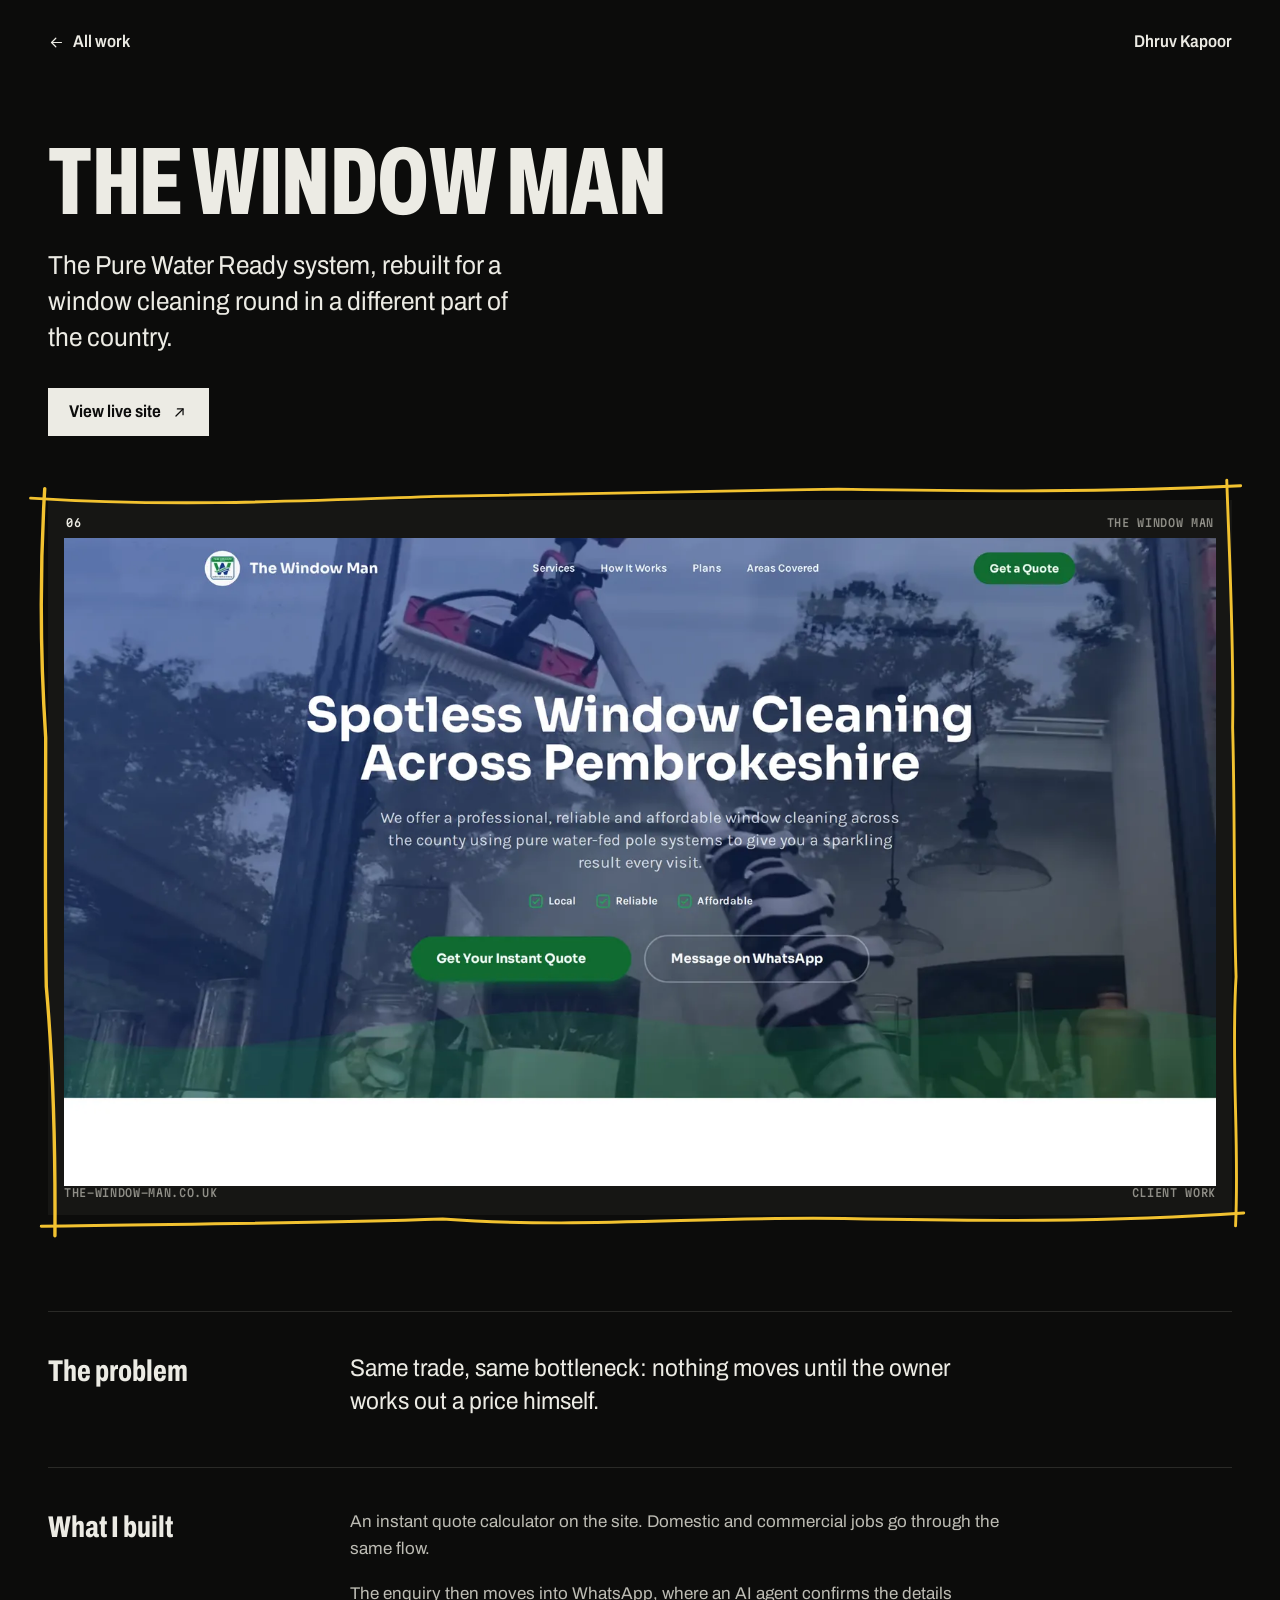
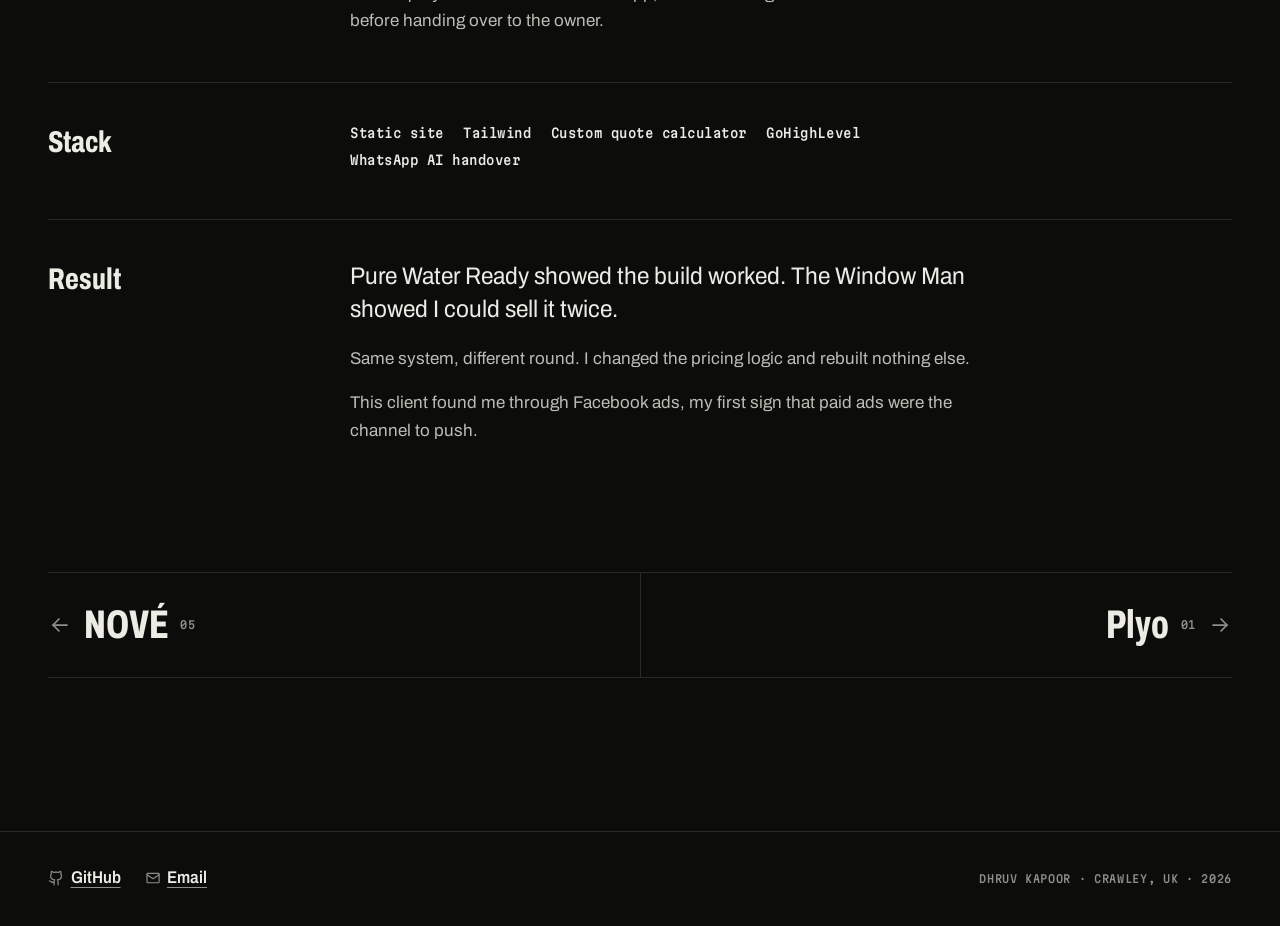
<file: projects/the-window-man.html>
<!doctype html>
<html lang="en-GB">
<head>
<meta charset="utf-8">
<meta name="viewport" content="width=device-width, initial-scale=1">
<title>The Window Man · Dhruv Kapoor</title>
<meta name="description" content="The Pure Water Ready system, rebuilt for a window cleaning round in a different part of the country.">
<meta name="theme-color" content="#0c0c0b">
<meta property="og:title" content="The Window Man · Dhruv Kapoor">
<meta property="og:description" content="The Pure Water Ready system, rebuilt for a window cleaning round in a different part of the country.">
<meta property="og:type" content="website">
<link rel="icon" href="../favicon.svg" type="image/svg+xml">
<link rel="preload" href="../assets/fonts/archivo-var.woff2" as="font" type="font/woff2" crossorigin>
<link rel="stylesheet" href="../assets/site.css">
<script src="../assets/site.js" defer></script>
</head>
<body>
<a class="skip" href="#main">Skip to content</a>
<nav class="wrap topbar" aria-label="Site">
  <a href="../index.html"><svg class="icon" viewBox="0 0 24 24" aria-hidden="true" focusable="false"><path d="M19 12H5"/><path d="m11 6-6 6 6 6"/></svg>All work</a>
  <a href="../index.html">Dhruv Kapoor</a>
</nav>

<main id="main">
  <header class="wrap p-head">
    <h1 class="p-title">The Window Man</h1>
    <p class="p-summary">The Pure Water Ready system, rebuilt for a window cleaning round in a different part of the country.</p>
    <div class="p-meta">
      <div class="actions">
        <a class="btn btn--solid" href="https://www.the-window-man.co.uk/">View live site<svg class="icon" viewBox="0 0 24 24" aria-hidden="true" focusable="false"><path d="M7 17 17 7"/><path d="M9 7h8v8"/></svg></a>
      </div>
    </div>
  </header>

  <figure class="wrap print">
    <div class="neg">
      <p class="edge"><span class="is-ink">06</span><span>The Window Man</span></p>
      <div class="shot" data-blank="Screenshot to follow">
          <img src="../public/the-window-man/screenshot.webp" srcset="../public/the-window-man/screenshot-800.webp 800w, ../public/the-window-man/screenshot.webp 1600w" sizes="(min-width: 80rem) 76rem, 100vw" alt="The Window Man homepage with buttons for an instant quote and for WhatsApp" width="1600" height="1000" fetchpriority="high" decoding="async">
        </div>
      <p class="edge"><span class="edge-domain">the-window-man.co.uk</span><span>Client work</span></p>
    </div>
  </figure>

  <article class="wrap story">
    <section aria-labelledby="problem">
      <h2 id="problem">The problem</h2>
      <div class="prose">
      <p class="lead">Same trade, same bottleneck: nothing moves until the owner works out a price himself.</p>
      </div>
    </section>
    <section aria-labelledby="built">
      <h2 id="built">What I built</h2>
      <div class="prose">
      <p>An instant quote calculator on the site. Domestic and commercial jobs go through the same flow.</p>
      <p>The enquiry then moves into WhatsApp, where an AI agent confirms the details before handing over to the owner.</p>
      </div>
    </section>
    <section aria-labelledby="stack">
      <h2 id="stack">Stack</h2>
      <div class="prose">
        <ul class="stack" role="list">
          <li>Static site</li>
          <li>Tailwind</li>
          <li>Custom quote calculator</li>
          <li>GoHighLevel</li>
          <li>WhatsApp AI handover</li>
        </ul>
      </div>
    </section>
    <section aria-labelledby="result">
      <h2 id="result">Result</h2>
      <div class="prose">
      <p class="lead">Pure Water Ready showed the build worked. The Window Man showed I could sell it twice.</p>
      <p>Same system, different round. I changed the pricing logic and rebuilt nothing else.</p>
      <p>This client found me through Facebook ads, my first sign that paid ads were the channel to push.</p>
      </div>
    </section>
  </article>

  <nav class="wrap" aria-label="More work">
    <div class="pager">
      <a href="../projects/nove.html" aria-label="Previous project: NOVÉ"><svg class="icon" viewBox="0 0 24 24" aria-hidden="true" focusable="false"><path d="M19 12H5"/><path d="m11 6-6 6 6 6"/></svg><strong>NOVÉ</strong><span class="edge">05</span></a>
      <a href="../projects/plyo.html" aria-label="Next project: Plyo"><strong>Plyo</strong><span class="edge">01</span><svg class="icon" viewBox="0 0 24 24" aria-hidden="true" focusable="false"><path d="M5 12h14"/><path d="m13 6 6 6-6 6"/></svg></a>
    </div>
  </nav>
</main>

<footer class="foot">
  <div class="wrap">
    <div class="foot__row">
      <ul class="links" role="list">
        <li><a href="https://github.com/ceotrades"><svg class="icon" viewBox="0 0 24 24" aria-hidden="true" focusable="false"><path d="M15 22v-4a4.8 4.8 0 0 0-1-3.5c3 0 6-2 6-5.5.08-1.25-.27-2.48-1-3.5.28-1.15.28-2.35 0-3.5 0 0-1 0-3 1.5-2.64-.5-5.36-.5-8 0C6 2 5 2 5 2c-.3 1.15-.3 2.35 0 3.5A5.4 5.4 0 0 0 4 9c0 3.5 3 5.5 6 5.5-.39.49-.68 1.05-.85 1.65S8.93 17.38 9 18v4"/><path d="M9 18c-4.51 2-5-2-7-2"/></svg>GitHub</a></li>
        <li><a href="mailto:dhruv.kapoorr@hotmail.com"><svg class="icon" viewBox="0 0 24 24" aria-hidden="true" focusable="false"><rect x="3" y="5" width="18" height="14" rx="1"/><path d="m3 7 9 6 9-6"/></svg>Email</a></li>
      </ul>
      <p class="edge"><span>Dhruv Kapoor · Crawley, UK · 2026</span></p>
    </div>
  </div>
</footer>
</body>
</html>
</file>
<file: assets/site.css>
/* Dhruv Kapoor portfolio. Film-base black, print off-white, one china-marker yellow. */

@font-face {
  font-family: "Archivo";
  src: url("fonts/archivo-var.woff2") format("woff2");
  font-weight: 100 900;
  font-stretch: 62% 125%;
  font-display: swap;
}

@font-face {
  font-family: "Martian Mono";
  src: url("fonts/martian-mono-var.woff2") format("woff2");
  font-weight: 100 800;
  font-stretch: 75% 112.5%;
  font-display: swap;
}

:root {
  --film: #0c0c0b;
  --rebate: #161614;
  --rule: #2a2a27;
  --edge: #8f8e87;
  --ink-2: #bdbcb4;
  --ink: #ecebe4;
  --marker: #f2c230;

  --sans: "Archivo", "Helvetica Neue", Arial, sans-serif;
  --mono: "Martian Mono", ui-monospace, "SFMono-Regular", Menlo, monospace;

  --gutter: clamp(1rem, 4vw, 3rem);
  --max: 80rem;
  --ease-out: cubic-bezier(0.16, 1, 0.3, 1);

  color-scheme: dark;
}

*,
*::before,
*::after {
  box-sizing: border-box;
}

html {
  -webkit-text-size-adjust: 100%;
  text-size-adjust: 100%;
  scrollbar-color: #3a3a36 var(--film);
  scroll-padding-top: 2rem;
}

body {
  margin: 0;
  background: var(--film);
  color: var(--ink);
  font-family: var(--sans);
  font-size: 1.0625rem;
  line-height: 1.6;
  font-stretch: 100%;
  font-kerning: normal;
  -webkit-font-smoothing: antialiased;
  -moz-osx-font-smoothing: grayscale;
  caret-color: var(--marker);
}

::selection {
  background: var(--marker);
  color: var(--film);
}

img {
  display: block;
  max-width: 100%;
  height: auto;
}

h1,
h2,
h3,
p,
ul,
ol,
dl,
dd,
figure {
  margin: 0;
}

ul[role="list"],
ol[role="list"] {
  list-style: none;
  padding: 0;
}

a {
  color: inherit;
  text-decoration-thickness: 1px;
  text-underline-offset: 0.22em;
  text-decoration-color: var(--edge);
  transition: text-decoration-color 0.2s var(--ease-out), color 0.2s var(--ease-out);
}

a:hover {
  text-decoration-color: var(--marker);
}

:focus-visible {
  outline: 2px solid var(--marker);
  outline-offset: 4px;
}

.skip {
  position: absolute;
  left: var(--gutter);
  top: -4rem;
  z-index: 10;
  padding: 0.75rem 1rem;
  background: var(--marker);
  color: var(--film);
  font-weight: 700;
  text-decoration: none;
}

.skip:focus {
  top: 1rem;
}

.wrap {
  width: 100%;
  max-width: var(--max);
  margin-inline: auto;
  padding-inline: var(--gutter);
}

.icon {
  width: 1em;
  height: 1em;
  flex: none;
  fill: none;
  stroke: currentColor;
  stroke-width: 1.75;
  stroke-linecap: round;
  stroke-linejoin: round;
}

/* ---------- Edge print: the film's own data line ---------- */

.edge {
  display: flex;
  justify-content: space-between;
  gap: 1rem;
  font-family: var(--mono);
  font-size: 0.6875rem;
  font-stretch: 87.5%;
  font-weight: 500;
  line-height: 1.3;
  letter-spacing: 0.06em;
  text-transform: uppercase;
  color: var(--edge);
}

.edge .is-ink {
  color: var(--ink);
}

.edge-domain {
  display: none;
}

@media (min-width: 40rem) {
  .edge-domain {
    display: inline;
  }
}

.edge > span:last-child:not(:first-child) {
  flex: none;
  text-align: right;
}

.edge > span:first-child:not(:last-child) {
  min-width: 0;
  overflow: hidden;
  text-overflow: ellipsis;
  white-space: nowrap;
}

/* ---------- Home masthead ---------- */


.links {
  display: flex;
  flex-wrap: wrap;
  gap: 0.25rem 1.5rem;
}

.links a {
  display: inline-flex;
  align-items: center;
  gap: 0.4rem;
  min-height: 2.75rem;
  font-weight: 600;
  font-stretch: 87.5%;
  text-decoration-line: underline;
}

.links .icon {
  width: 0.95em;
  height: 0.95em;
  color: var(--edge);
}

.intro {
  max-width: 36ch;
  margin-top: clamp(2.5rem, 6vw, 4.5rem);
  font-size: clamp(1.3125rem, 2.6vw, 1.875rem);
  line-height: 1.42;
  font-stretch: 93%;
  color: var(--ink);
  text-wrap: pretty;
}

.intro .dim {
  color: var(--ink-2);
}

.section-title {
  font-size: clamp(1.375rem, 2.5vw, 1.75rem);
  font-stretch: 75%;
  font-weight: 700;
  line-height: 1;
  text-transform: uppercase;
  letter-spacing: 0.01em;
}

.neg {
  position: relative;
  background: var(--rebate);
}

.neg .edge:first-child {
  padding: 0.125rem 0.125rem 0.5rem;
}

.neg .edge:last-child {
  padding: 0.5rem 0.125rem 0.125rem;
}

.shot {
  position: relative;
  aspect-ratio: 16 / 9;
  overflow: hidden;
  background: #050505;
}

.shot img {
  width: 100%;
  height: 100%;
  object-fit: cover;
  object-position: top center;
  transition: transform 0.7s var(--ease-out);
}

/* A frame with no print yet: the screenshot file has not been added. */
.shot.is-blank img {
  visibility: hidden;
}

.shot.is-blank::after {
  content: attr(data-blank);
  position: absolute;
  inset: 0;
  display: grid;
  place-items: center;
  padding: 1rem;
  font-family: var(--mono);
  font-size: 0.6875rem;
  letter-spacing: 0.06em;
  text-transform: uppercase;
  text-align: center;
  color: var(--edge);
  background: #0a0a09;
  outline: 1px dashed var(--rule);
  outline-offset: -0.75rem;
}

/* ---------- China-marker strokes ---------- */

.mark {
  position: absolute;
  z-index: 2;
  inset: -0.75rem;
  width: calc(100% + 1.5rem);
  height: calc(100% + 1.5rem);
  overflow: visible;
  pointer-events: none;
}

.mark path,
.ink-mark path {
  fill: none;
  stroke: var(--marker);
  stroke-linecap: round;
  stroke-linejoin: round;
  stroke-dasharray: 1;
  stroke-dashoffset: 1;
}

.mark path {
  stroke-width: 3;
  transition: stroke-dashoffset 0.6s var(--ease-out);
}

.is-marked > .mark path {
  stroke-dashoffset: 0;
}

/* Marks on words: underline and ring. Visible by default; JS only replays the draw. */
.u,
.o {
  position: relative;
  white-space: nowrap;
}

.u {
  padding-bottom: 0.08em;
}

.o {
  margin-inline: 0.2em;
  padding-inline: 0.1em;
}

.ink-mark {
  position: absolute;
  overflow: visible;
  pointer-events: none;
}

.u .ink-mark {
  left: -0.1em;
  right: -0.1em;
  bottom: -0.3em;
  width: calc(100% + 0.2em);
  height: 0.45em;
}

.o .ink-mark {
  left: -0.3em;
  top: -0.32em;
  width: calc(100% + 0.6em);
  height: calc(100% + 0.64em);
}

.ink-mark path {
  stroke-width: 2.25;
  stroke-dashoffset: 0;
  transition: stroke-dashoffset 0.8s var(--ease-out);
}

.ink-mark.is-waiting path {
  stroke-dashoffset: 1;
}

/* ---------- Footer ---------- */

.foot {
  margin-top: clamp(5rem, 11vw, 8.5rem);
  padding-block: 3rem 2.5rem;
  border-top: 1px solid var(--rule);
}

.foot__row {
  display: flex;
  flex-wrap: wrap;
  justify-content: space-between;
  gap: 1rem 2rem;
  margin-top: 2.5rem;
}

.foot__row .links a {
  min-height: auto;
}

/* ---------- Project page ---------- */

.topbar {
  display: flex;
  justify-content: space-between;
  align-items: center;
  gap: 1rem;
  padding-block: 1.25rem;
}

.topbar a {
  display: inline-flex;
  align-items: center;
  gap: 0.5rem;
  min-height: 2.75rem;
  font-weight: 600;
  font-stretch: 87.5%;
  text-decoration: none;
}

.topbar a:hover {
  color: var(--marker);
}

.p-head {
  padding-top: clamp(1.5rem, 5vw, 3.5rem);
}

.p-title {
  font-size: clamp(3rem, 13vw, 6rem);
  font-stretch: 62%;
  font-weight: 800;
  line-height: 0.88;
  text-transform: uppercase;
  letter-spacing: -0.005em;
  text-wrap: balance;
}

.p-summary {
  max-width: 36ch;
  margin-top: 1.5rem;
  font-size: clamp(1.25rem, 2.4vw, 1.625rem);
  line-height: 1.38;
  font-stretch: 93%;
  text-wrap: pretty;
}

.p-meta {
  display: flex;
  flex-wrap: wrap;
  align-items: center;
  gap: 1rem 1.5rem;
  margin-top: 2rem;
}

.actions {
  display: flex;
  flex-wrap: wrap;
  gap: 0.75rem;
}

.btn {
  display: inline-flex;
  align-items: center;
  gap: 0.625rem;
  min-height: 3rem;
  padding: 0.75rem 1.25rem;
  border: 1.5px solid var(--ink);
  color: var(--ink);
  font-weight: 650;
  font-stretch: 87.5%;
  line-height: 1.1;
  text-decoration: none;
  transition: background-color 0.2s var(--ease-out), border-color 0.2s var(--ease-out), color 0.2s var(--ease-out);
}

.btn--solid {
  background: var(--ink);
  color: var(--film);
}

.btn:hover {
  border-color: var(--marker);
  color: var(--marker);
}

.btn--solid:hover {
  background: var(--marker);
  color: var(--film);
}

.status {
  max-width: 60ch;
  margin-top: 1.75rem;
  padding-top: 1rem;
  border-top: 1px solid var(--rule);
  color: var(--ink-2);
  font-size: 0.9375rem;
}

.status strong {
  color: var(--ink);
  font-weight: 650;
}

.print {
  margin-top: clamp(2.5rem, 6vw, 4rem);
}

.print .neg {
  padding: 0.625rem;
}

.print .shot {
  aspect-ratio: 16 / 9;
}

@media (min-width: 40rem) {
  .print .neg {
    padding: 0.875rem 1rem;
  }
}

.story {
  margin-top: clamp(3.5rem, 8vw, 6rem);
}

.story section {
  display: grid;
  gap: 1.25rem;
  padding-block: 2.5rem 3rem;
  border-top: 1px solid var(--rule);
}

.story h2 {
  font-size: clamp(1.5rem, 2.6vw, 1.875rem);
  font-stretch: 72%;
  font-weight: 750;
  line-height: 1;
}

.story h3 {
  margin-top: 1.25rem;
  font-size: 1.1875rem;
  font-stretch: 87.5%;
  font-weight: 700;
}

.prose {
  display: grid;
  gap: 1.1rem;
  max-width: 65ch;
  color: var(--ink-2);
  text-wrap: pretty;
}

.prose strong,
.prose .lead {
  color: var(--ink);
}

.prose .lead {
  font-size: clamp(1.25rem, 2.2vw, 1.5rem);
  line-height: 1.4;
  font-stretch: 93%;
}

.prose ul {
  display: grid;
  gap: 0.75rem;
  padding-left: 1.1rem;
}

.prose li::marker {
  color: var(--edge);
}

.prose code {
  font-family: var(--mono);
  font-size: 0.85em;
  color: var(--ink);
}

.prose .stack,
.stack {
  display: flex;
  flex-wrap: wrap;
  gap: 0.375rem 0;
  padding: 0;
  list-style: none;
  font-family: var(--mono);
  font-size: 0.8125rem;
  font-stretch: 87.5%;
  font-weight: 500;
  line-height: 1.6;
  letter-spacing: 0.04em;
  color: var(--ink);
}

.stack li {
  white-space: nowrap;
  margin-right: 1.5em;
}

.ledger {
  width: 100%;
  max-width: 40rem;
  border-collapse: collapse;
  font-variant-numeric: tabular-nums;
}

.ledger caption {
  padding-bottom: 0.75rem;
  text-align: left;
  font-family: var(--mono);
  font-size: 0.6875rem;
  letter-spacing: 0.06em;
  text-transform: uppercase;
  color: var(--edge);
}

.ledger th,
.ledger td {
  padding: 0.75rem 0;
  border-top: 1px solid var(--rule);
  vertical-align: baseline;
}

.ledger tr:last-child th,
.ledger tr:last-child td {
  border-bottom: 1px solid var(--rule);
}

.ledger th {
  font-weight: 450;
  text-align: left;
  color: var(--ink-2);
}

.ledger td {
  padding-left: 1rem;
  text-align: right;
  font-size: 1.1875rem;
  font-stretch: 87.5%;
  font-weight: 650;
  color: var(--ink);
}

.ledger td small {
  display: block;
  font-size: 0.8125rem;
  font-weight: 450;
  color: var(--edge);
}

@media (min-width: 56rem) {
  .story section {
    grid-template-columns: repeat(12, 1fr);
    column-gap: 1.5rem;
  }

  .story h2 {
    grid-column: 1 / 4;
    padding-top: 0.25rem;
  }

  .story section > :not(h2) {
    grid-column: 4 / 12;
  }
}

.pager {
  display: grid;
  margin-top: clamp(3rem, 8vw, 5rem);
  border-block: 1px solid var(--rule);
}

.pager a {
  display: flex;
  align-items: center;
  gap: 0.75rem;
  padding-block: 1.5rem;
  text-decoration: none;
}

.pager a + a {
  justify-content: flex-end;
  border-top: 1px solid var(--rule);
}

.pager .icon {
  width: 1.5rem;
  height: 1.5rem;
  color: var(--edge);
  transition: color 0.2s var(--ease-out), transform 0.3s var(--ease-out);
}

.pager strong {
  font-size: clamp(1.625rem, 4vw, 2.5rem);
  font-stretch: 68%;
  font-weight: 750;
  line-height: 1;
  transition: color 0.2s var(--ease-out);
}

.pager a:hover strong,
.pager a:hover .icon {
  color: var(--marker);
}

.pager a:first-child:hover .icon {
  transform: translateX(-0.25rem);
}

.pager a + a:hover .icon {
  transform: translateX(0.25rem);
}

@media (min-width: 40rem) {
  .pager {
    grid-template-columns: 1fr 1fr;
  }

  .pager a {
    padding-block: 2rem;
  }

  .pager a + a {
    padding-left: 1.5rem;
    border-top: 0;
    border-left: 1px solid var(--rule);
  }
}

/* ---------- Motion preferences ---------- */

@media (prefers-reduced-motion: reduce) {
  *,
  *::before,
  *::after {
    transition-duration: 0.01ms !important;
    transition-delay: 0s !important;
    animation: none !important;
  }

}

/* ---------- Hero: the work streams past on both sides ---------- */

.hero {
  position: relative;
  display: flex;
  flex-direction: column;
  justify-content: space-between;
  height: 100svh;
  min-height: 36rem;
  max-height: 68rem;
  overflow: hidden;
  isolation: isolate;
}

.stream {
  position: absolute;
  inset: 0;
  z-index: -2;
  container-type: inline-size;
  pointer-events: none;
}

.stream__space,
.stream__rails {
  position: absolute;
  inset: 0;
}

.stream__rails {
  transform-style: preserve-3d;
}

.stream__card {
  position: absolute;
  left: 50%;
  overflow: hidden;
  background: var(--rebate);
  box-shadow: 0 0 0 1px rgba(236, 235, 228, 0.08);
  animation-timing-function: linear;
  animation-iteration-count: infinite;
  backface-visibility: hidden;
  will-change: transform;
}

.stream__card img {
  width: 100%;
  height: 100%;
  object-fit: cover;
  object-position: top center;
  user-select: none;
}

/* Keeps the name and links readable where they cross the outer cards. */
.hero__scrim {
  position: absolute;
  inset: 0;
  z-index: -1;
  background:
    linear-gradient(to bottom, var(--film) 0%, rgba(12, 12, 11, 0.86) 16%, rgba(12, 12, 11, 0) 38%),
    linear-gradient(to top, var(--film) 0%, rgba(12, 12, 11, 0.86) 14%, rgba(12, 12, 11, 0) 34%);
  pointer-events: none;
}

.hero__top {
  padding-top: clamp(1.75rem, 5vh, 3.5rem);
  text-align: center;
}

.hero__name {
  font-size: clamp(3.5rem, 13.5vw, 11.5rem);
  font-stretch: 62%;
  font-weight: 800;
  line-height: 0.84;
  letter-spacing: -0.012em;
  text-transform: uppercase;
  text-wrap: balance;
}

.hero__role {
  max-width: 32ch;
  margin: 1rem auto 0;
  font-size: clamp(1.0625rem, 1.7vw, 1.375rem);
  font-stretch: 87.5%;
  font-weight: 550;
  line-height: 1.35;
  color: var(--ink);
  text-wrap: balance;
}

.hero__bottom {
  display: flex;
  flex-wrap: wrap;
  align-items: center;
  justify-content: center;
  gap: 0.75rem 1.75rem;
  padding-bottom: clamp(1.5rem, 4vh, 2.75rem);
}

.hero__cta {
  scroll-margin-top: 2rem;
}

/* Phone: widen the corridor past the screen so the cards stay big enough to read. */
@media (max-width: 45.99rem) {
  .stream {
    left: 50%;
    right: auto;
    width: 480%;
    transform: translateX(-50%);
  }

  .hero__name {
    font-size: 27vw;
    line-height: 0.8;
  }

  .hero__place {
    width: 100%;
    justify-content: center;
  }
}

.intro-row {
  padding-top: clamp(3rem, 7vw, 5rem);
}

/* ---------- Selected work: each project gets the stage ---------- */

.work {
  margin-top: clamp(5rem, 10vw, 8rem);
}

.work__head {
  display: flex;
  align-items: baseline;
  justify-content: space-between;
  gap: 1rem;
}

.work__head::after {
  content: none;
}

.work__head .section-title {
  font-size: clamp(1.5rem, 2.8vw, 2rem);
}

.work__list {
  display: grid;
  gap: clamp(5.5rem, 13vw, 11rem);
  margin-top: clamp(3rem, 7vw, 5.5rem);
  list-style: none;
}

.proj__link {
  display: grid;
  gap: 1.75rem;
  color: inherit;
  text-decoration: none;
  outline: none;
}

.proj__media {
  perspective: 1600px;
}

.proj__shot.shot {
  aspect-ratio: 16 / 10;
  border-radius: 0.375rem;
  box-shadow:
    0 0 0 1px rgba(236, 235, 228, 0.1),
    0 2.5rem 5rem -1.5rem rgba(0, 0, 0, 0.85);
  transform-origin: center;
}

.proj__shot img {
  transition: transform 1.2s var(--ease-out);
}

.proj__link:hover .proj__shot img,
.proj__link:focus-visible .proj__shot img {
  transform: scale(1.04);
}

.proj__link:focus-visible .proj__shot {
  outline: 2px solid var(--marker);
  outline-offset: 6px;
}

.proj__name {
  font-size: clamp(2.75rem, 6.2vw, 5.75rem);
  font-stretch: 62%;
  font-weight: 800;
  line-height: 0.86;
  letter-spacing: -0.008em;
  text-transform: uppercase;
  text-wrap: balance;
}

.proj__meta {
  justify-content: flex-start;
  gap: 0.9rem;
  margin-top: 1rem;
}

.proj__line {
  max-width: 34ch;
  margin-top: 1.125rem;
  font-size: clamp(1.125rem, 1.6vw, 1.3125rem);
  line-height: 1.45;
  color: var(--ink-2);
  text-wrap: pretty;
}

.proj__result {
  margin-top: 1rem;
  font-size: 1.125rem;
  font-stretch: 87.5%;
  font-weight: 650;
  font-variant-numeric: tabular-nums;
}

.proj__tech {
  display: flex;
  flex-wrap: wrap;
  gap: 0.4rem;
  margin-top: 1.375rem;
  padding: 0;
  list-style: none;
}

.proj__tech li {
  padding: 0.375rem 0.625rem;
  border: 1px solid var(--rule);
  font-family: var(--mono);
  font-size: 0.6875rem;
  font-stretch: 87.5%;
  letter-spacing: 0.05em;
  text-transform: uppercase;
  color: var(--ink-2);
}

.proj__go {
  display: inline-flex;
  align-items: center;
  gap: 0.5rem;
  margin-top: 1.75rem;
  padding-bottom: 0.25rem;
  border-bottom: 1.5px solid currentColor;
  font-weight: 650;
  font-stretch: 87.5%;
  transition: color 0.2s var(--ease-out);
}

.proj__go .icon {
  transition: transform 0.3s var(--ease-out);
}

.proj__link:hover .proj__go,
.proj__link:focus-visible .proj__go {
  color: var(--marker);
}

.proj__link:hover .proj__go .icon {
  transform: translateX(0.3rem);
}

@media (min-width: 56rem) {
  .proj__link {
    grid-template-columns: repeat(12, 1fr);
    column-gap: 1.5rem;
    align-items: center;
  }

  .proj__media {
    grid-column: 1 / 9;
    grid-row: 1;
  }

  .proj__text {
    grid-column: 9 / 13;
    grid-row: 1;
  }

  .proj:nth-child(even) .proj__media {
    grid-column: 5 / 13;
  }

  .proj:nth-child(even) .proj__text {
    grid-column: 1 / 5;
  }
}

/* Screenshots swing in on the hero's angle and flatten as they arrive. */
@keyframes proj-land-left {
  from {
    transform: translate3d(-9%, 0, -260px) rotateY(24deg);
    filter: brightness(0.4);
  }
  to {
    transform: none;
    filter: none;
  }
}

@keyframes proj-land-right {
  from {
    transform: translate3d(9%, 0, -260px) rotateY(-24deg);
    filter: brightness(0.4);
  }
  to {
    transform: none;
    filter: none;
  }
}

@keyframes proj-rise {
  from {
    opacity: 0;
    transform: translateY(2.5rem);
  }
  to {
    opacity: 1;
    transform: none;
  }
}

@media (prefers-reduced-motion: no-preference) {
  @supports (animation-timeline: view()) {
    .proj__shot.shot {
      animation: proj-land-left linear both;
      animation-timeline: view();
      animation-range: entry 0% cover 40%;
    }

    .proj:nth-child(even) .proj__shot.shot {
      animation-name: proj-land-right;
    }

    .proj__text > * {
      animation: proj-rise linear both;
      animation-timeline: view();
      animation-range: entry 5% cover 30%;
    }
  }
}

/* The list reset strips .wrap's gutter; put it back. */
ol.work__list.wrap {
  padding-inline: var(--gutter);
}

/* ---------- Intro: centred statement ---------- */

.intro-row {
  display: block;
  text-align: center;
}

.intro-row .intro {
  max-width: 30ch;
  margin-inline: auto;
  font-size: clamp(1.25rem, 2.2vw, 1.625rem);
  line-height: 1.5;
  color: var(--ink);
  text-wrap: balance;
}

.intro__lead {
  display: block;
  margin-bottom: 1.25rem;
  font-size: clamp(2.25rem, 5.4vw, 4.5rem);
  font-stretch: 62%;
  font-weight: 800;
  line-height: 0.95;
  letter-spacing: -0.005em;
  text-transform: uppercase;
  color: var(--ink);
  text-wrap: balance;
}

@media (min-width: 56rem) {
  .intro-row .intro {
    max-width: 44ch;
  }
}

.foot {
  margin-top: clamp(6rem, 12vw, 10rem);
  padding-block: 2rem;
}

.foot__row {
  margin-top: 0;
  align-items: center;
}

@media (min-width: 56rem) {
  .intro-row .intro {
    max-width: 56ch;
  }
}
</file>
<file: assets/stream.css>
/* Generated: hero corridor keyframes. Lengths are cqw of .stream. */
@keyframes stream-r{0.00%{transform:translate3d(-11.00cqw,0,-258.46cqw) rotateY(-6.00deg)}4.17%{transform:translate3d(-3.79cqw,0,-225.92cqw) rotateY(-6.92deg)}8.33%{transform:translate3d(2.73cqw,0,-197.04cqw) rotateY(-7.83deg)}12.50%{transform:translate3d(8.60cqw,0,-171.43cqw) rotateY(-8.75deg)}16.67%{transform:translate3d(13.87cqw,0,-148.70cqw) rotateY(-9.67deg)}20.83%{transform:translate3d(18.56cqw,0,-128.54cqw) rotateY(-10.58deg)}25.00%{transform:translate3d(22.72cqw,0,-110.65cqw) rotateY(-11.50deg)}29.17%{transform:translate3d(26.37cqw,0,-94.78cqw) rotateY(-12.42deg)}33.33%{transform:translate3d(29.57cqw,0,-80.70cqw) rotateY(-13.33deg)}37.50%{transform:translate3d(32.34cqw,0,-68.21cqw) rotateY(-14.25deg)}41.67%{transform:translate3d(34.71cqw,0,-57.13cqw) rotateY(-15.17deg)}45.83%{transform:translate3d(36.73cqw,0,-47.30cqw) rotateY(-16.08deg)}50.00%{transform:translate3d(38.42cqw,0,-38.58cqw) rotateY(-17.00deg)}54.17%{transform:translate3d(39.81cqw,0,-30.84cqw) rotateY(-17.92deg)}58.33%{transform:translate3d(40.94cqw,0,-23.98cqw) rotateY(-18.83deg)}62.50%{transform:translate3d(41.84cqw,0,-17.89cqw) rotateY(-19.75deg)}66.67%{transform:translate3d(42.53cqw,0,-12.48cqw) rotateY(-20.67deg)}70.83%{transform:translate3d(43.06cqw,0,-7.69cqw) rotateY(-21.58deg)}75.00%{transform:translate3d(43.43cqw,0,-3.44cqw) rotateY(-22.50deg)}79.17%{transform:translate3d(43.69cqw,0,0.33cqw) rotateY(-23.42deg)}83.33%{transform:translate3d(43.85cqw,0,3.68cqw) rotateY(-24.33deg)}87.50%{transform:translate3d(43.94cqw,0,6.65cqw) rotateY(-25.25deg)}91.67%{transform:translate3d(43.98cqw,0,9.28cqw) rotateY(-26.17deg)}95.83%{transform:translate3d(44.00cqw,0,11.62cqw) rotateY(-27.08deg)}100.00%{transform:translate3d(44.00cqw,0,13.70cqw) rotateY(-28.00deg)}}
@keyframes stream-l{0.00%{transform:translate3d(11.00cqw,0,-258.46cqw) rotateY(6.00deg)}4.17%{transform:translate3d(3.79cqw,0,-225.92cqw) rotateY(6.92deg)}8.33%{transform:translate3d(-2.73cqw,0,-197.04cqw) rotateY(7.83deg)}12.50%{transform:translate3d(-8.60cqw,0,-171.43cqw) rotateY(8.75deg)}16.67%{transform:translate3d(-13.87cqw,0,-148.70cqw) rotateY(9.67deg)}20.83%{transform:translate3d(-18.56cqw,0,-128.54cqw) rotateY(10.58deg)}25.00%{transform:translate3d(-22.72cqw,0,-110.65cqw) rotateY(11.50deg)}29.17%{transform:translate3d(-26.37cqw,0,-94.78cqw) rotateY(12.42deg)}33.33%{transform:translate3d(-29.57cqw,0,-80.70cqw) rotateY(13.33deg)}37.50%{transform:translate3d(-32.34cqw,0,-68.21cqw) rotateY(14.25deg)}41.67%{transform:translate3d(-34.71cqw,0,-57.13cqw) rotateY(15.17deg)}45.83%{transform:translate3d(-36.73cqw,0,-47.30cqw) rotateY(16.08deg)}50.00%{transform:translate3d(-38.42cqw,0,-38.58cqw) rotateY(17.00deg)}54.17%{transform:translate3d(-39.81cqw,0,-30.84cqw) rotateY(17.92deg)}58.33%{transform:translate3d(-40.94cqw,0,-23.98cqw) rotateY(18.83deg)}62.50%{transform:translate3d(-41.84cqw,0,-17.89cqw) rotateY(19.75deg)}66.67%{transform:translate3d(-42.53cqw,0,-12.48cqw) rotateY(20.67deg)}70.83%{transform:translate3d(-43.06cqw,0,-7.69cqw) rotateY(21.58deg)}75.00%{transform:translate3d(-43.43cqw,0,-3.44cqw) rotateY(22.50deg)}79.17%{transform:translate3d(-43.69cqw,0,0.33cqw) rotateY(23.42deg)}83.33%{transform:translate3d(-43.85cqw,0,3.68cqw) rotateY(24.33deg)}87.50%{transform:translate3d(-43.94cqw,0,6.65cqw) rotateY(25.25deg)}91.67%{transform:translate3d(-43.98cqw,0,9.28cqw) rotateY(26.17deg)}95.83%{transform:translate3d(-44.00cqw,0,11.62cqw) rotateY(27.08deg)}100.00%{transform:translate3d(-44.00cqw,0,13.70cqw) rotateY(28.00deg)}}
.stream__space{perspective:30cqw;perspective-origin:50% 54%}
.stream__card{top:54%;width:18cqw;height:25cqw;margin-left:-9cqw;margin-top:-12.5cqw;border-radius:0.4cqw;animation-duration:26s}
.stream__card--r{animation-name:stream-r}
.stream__card--l{animation-name:stream-l}
@media (prefers-reduced-motion: reduce){.stream__card{animation-play-state:paused}}
</file>
